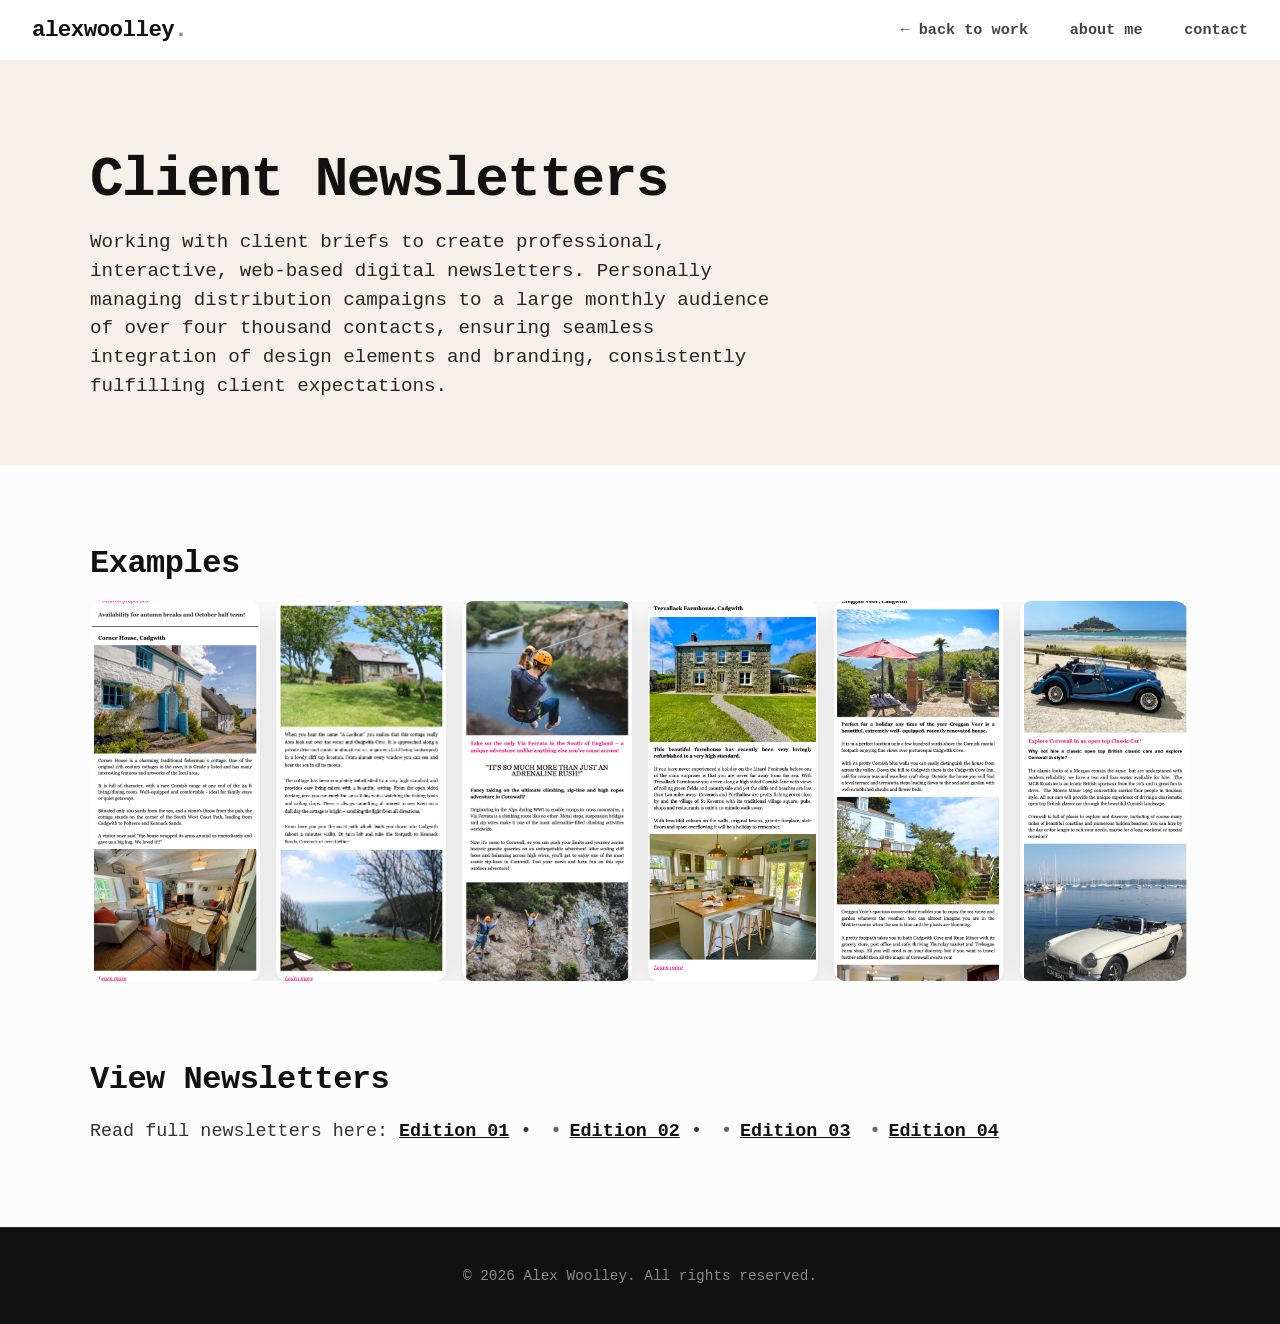
<file: client-newsletters.html>
<!DOCTYPE html>
<html lang="en">
<head>
  <meta charset="UTF-8" />
  <meta name="viewport" content="width=device-width, initial-scale=1.0" />
  <title>Client Newsletters - Alex Woolley</title>
  <link rel="stylesheet" href="style.css" />
  <link rel="stylesheet" href="https://fonts.googleapis.com/css2?family=Playfair+Display:ital@1&display=swap">
</head>
<body class="case-study-page">

  <!-- Navigation Header -->
  <header class="navbar">
    <div class="nav-container">
      <a href="index.html" class="logo">alexwoolley<span>.</span></a>
      <nav class="desktop-nav">
        <a href="index.html#work">&larr; back to work</a>
        <a href="index.html#about">about me</a>
        <a href="index.html#contact">contact</a>
      </nav>
    </div>
  </header>

  <main class="case-study-main">

    <!-- Hero Section -->
    <section class="cs-hero theme-cream">
      <div class="cs-hero-container">
        <h1>Client Newsletters</h1>
        <p class="cs-subtitle">
          Working with client briefs to create professional, interactive, web-based digital newsletters. Personally managing distribution campaigns to a large monthly audience of over four thousand contacts, ensuring seamless integration of design elements and branding, consistently fulfilling client expectations.
        </p>
      </div>
    </section>

    <!-- Main Content Body -->
    <section class="cs-body">
      <div class="cs-container">

        <!-- Examples Section (6 Vertical Images) -->
        <div class="newsletter-section">
          <h2 class="section-title">Examples</h2>
          
          <div class="cs-media newsletters-grid">
            <div class="slide active">
              <img src="/newsletters/1.png" alt="Client Newsletter Example 1" data-caption="Newsletter Snippet 1" />
            </div>
            <div class="slide active">
              <img src="/newsletters/2.png" alt="Client Newsletter Example 2" data-caption="Newsletter Snippet 2" />
            </div>
            <div class="slide active">
              <img src="/newsletters/3.png" alt="Client Newsletter Example 3" data-caption="Newsletter Snippet 3" />
            </div>
            <div class="slide active">
              <img src="/newsletters/4.png" alt="Client Newsletter Example 4" data-caption="Newsletter Snippet 4" />
            </div>
            <div class="slide active">
              <img src="/newsletters/5.png" alt="Client Newsletter Example 5" data-caption="Newsletter Snippet 5" />
            </div>
            <div class="slide active">
              <img src="/newsletters/6.png" alt="Client Newsletter Example 6" data-caption="Newsletter Snippet 6" />
            </div>
          </div>
        </div>

        <!-- View Newsletters Section (Single Line Hyperlinks) -->
        <div class="newsletter-section">
          <h2 class="section-title">View Newsletters</h2>
          <p class="newsletter-inline-links">
            Read full newsletters here: 
            <a href="https://cadg-zcmp.campaign-view.eu/ua/viewinbrowser?od=3z2c7363ab9c8720ab98e21033d8d259eb&rd=1e97113efaf666a&sd=1e97113efaf6363&n=11699e4c24f5fb7&mrd=1e97113efaf6351&m=1" target="_blank" rel="noopener noreferrer">Edition 01</a> &bull; 
            <a href="https://cadg-zcmp.campaign-view.eu/ua/viewinbrowser?od=3z2c7363ab9c8720ab98e21033d8d259eb&rd=1e97113efa72522&sd=1e97113efa72219&n=11699e4bf78c014&mrd=1e97113efa72207&m=1" target="_blank" rel="noopener noreferrer">Edition 02</a> &bull; 
            <a href="https://cadg-zcmp.campaign-view.eu/ua/SharedView?od=3z2c7363ab9c8720ab98e21033d8d259eb&cno=11a2b0b1d2db87d&cd=1e97113ef6fc87d&m=0" target="_blank" rel="noopener noreferrer">Edition 03</a>
            <a href="https://cadg-zcmp.campaign-view.eu/ua/viewinbrowser?od=3z2c7363ab9c8720ab98e21033d8d259eb&rd=1e97113ef97f291&sd=1e97113ef97ef7f&n=11699e4be6c87ce&mrd=1e97113ef97ef6d&m=1" target="_blank" rel="noopener noreferrer">Edition 04</a>
          </p>
        </div>

      </div>
    </section>

  </main>

  <!-- Footer -->
  <footer class="site-footer">
    <div class="footer-container">
      <p>&copy; 2026 Alex Woolley. All rights reserved.</p>
    </div>
  </footer>

  <!-- Fullscreen Modal -->
  <div id="image-modal" class="modal">
    <span class="modal-close">&times;</span>
    <button class="modal-arrow prev" aria-label="Previous">&larr;</button>
    <button class="modal-arrow next" aria-label="Next">&rarr;</button>
    <div class="modal-wrapper">
      <div id="modal-media-container"></div>
      <p id="modal-caption"></p>
    </div>
  </div>

  <script src="script.js"></script>
</body>
</html>
</file>
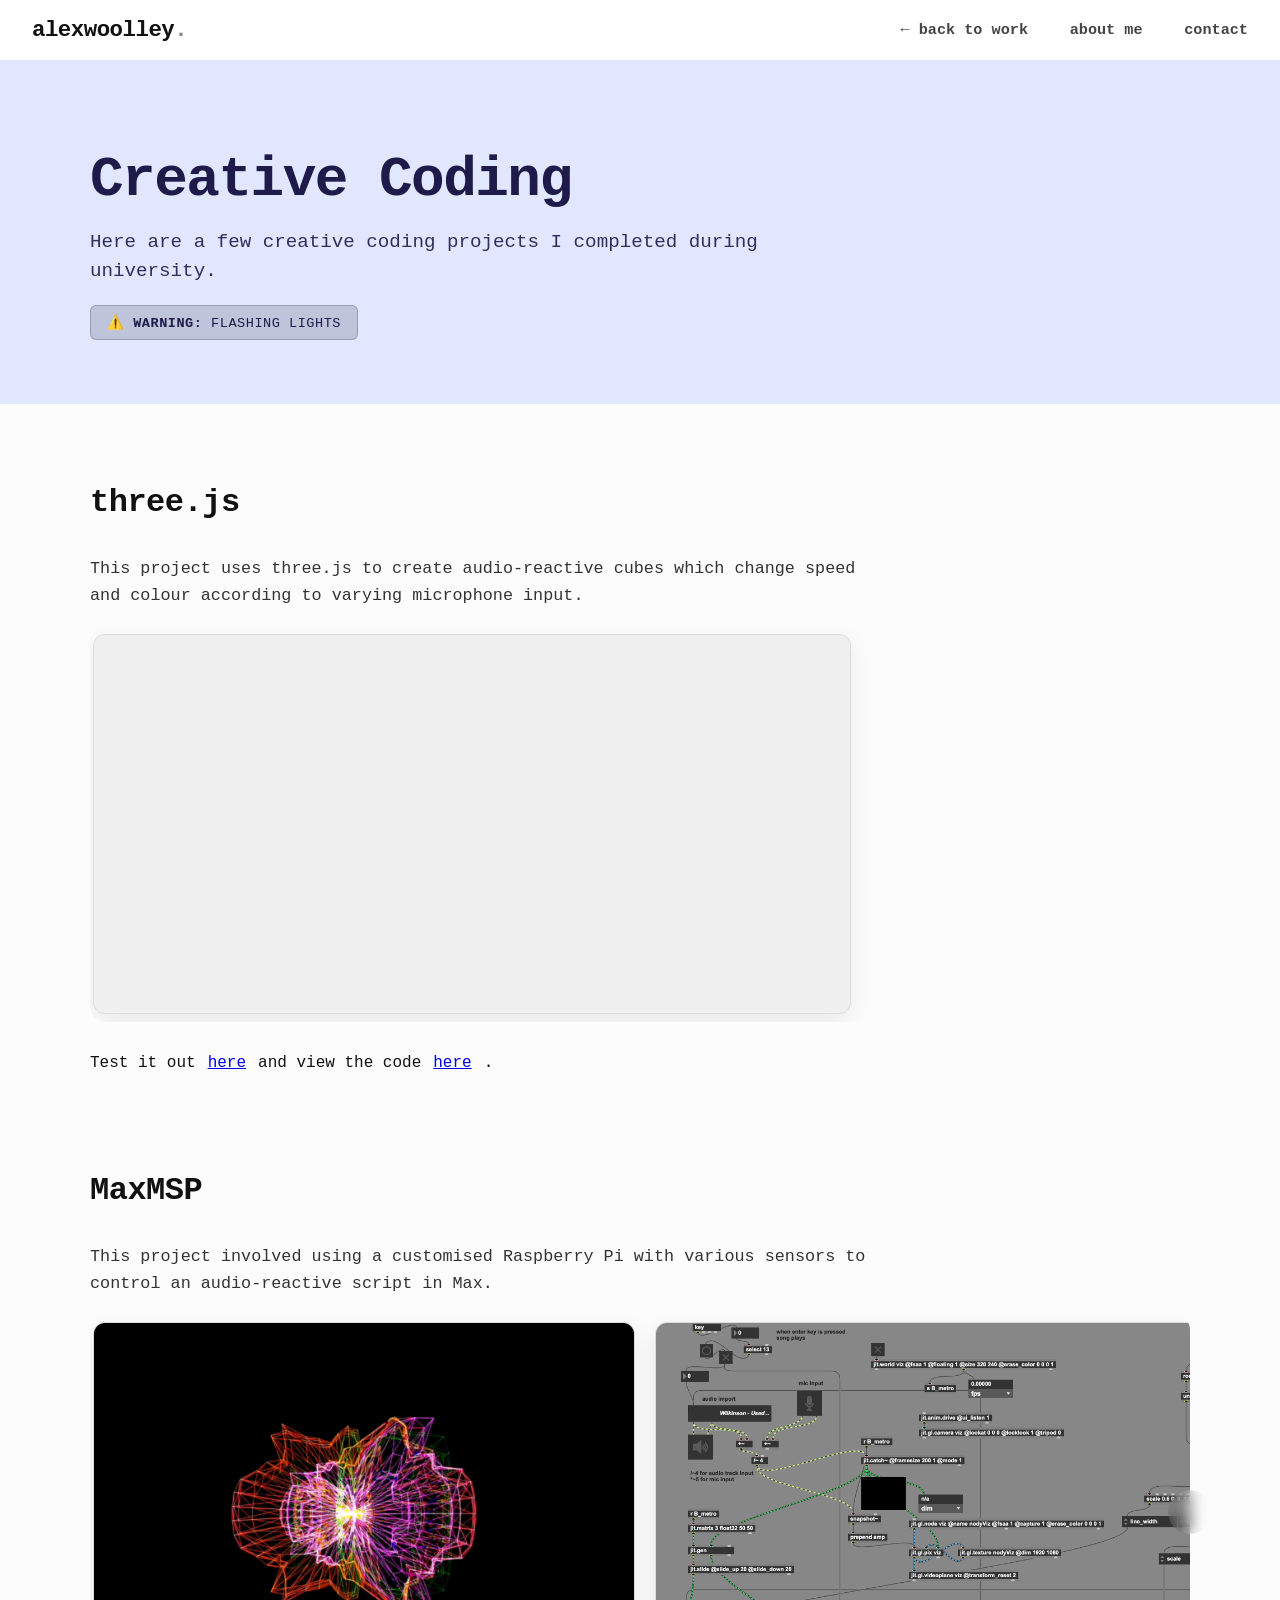
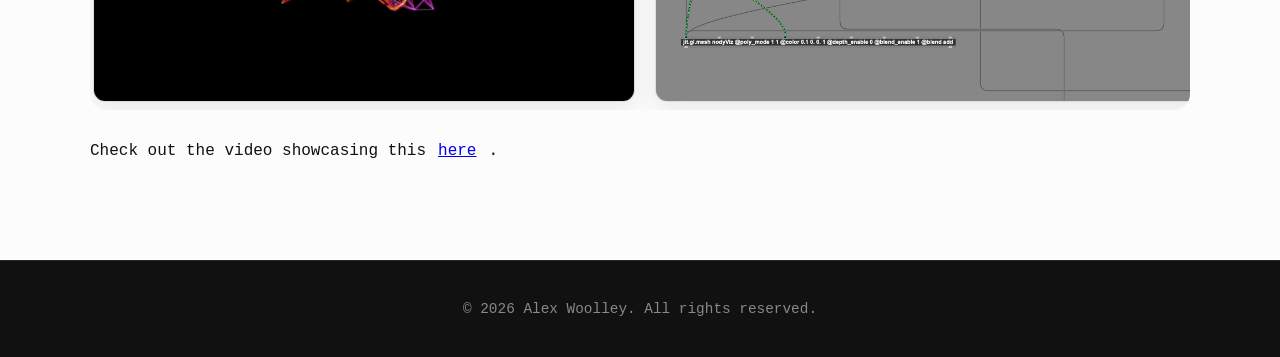
<file: creative-coding.html>
<!DOCTYPE html>
<html lang="en">
<head>
  <meta charset="UTF-8" />
  <meta name="viewport" content="width=device-width, initial-scale=1.0" />
  <title>Creative Coding - Alex Woolley</title>
  <link rel="stylesheet" href="style.css" />
  <link rel="stylesheet" href="https://fonts.googleapis.com/css2?family=Playfair+Display:ital@1&display=swap">
</head>
<body class="case-study-page">

  <!-- Header -->
  <header class="navbar">
    <div class="nav-container">
      <a href="index.html" class="logo">alexwoolley<span>.</span></a>
      <nav class="desktop-nav">
        <a href="index.html#work">&larr; back to work</a>
        <a href="index.html#about">about me</a>
        <a href="index.html#contact">contact</a>
      </nav>
    </div>
  </header>

  <main class="case-study-main">

    <!-- Hero Header -->
    <section class="cs-hero theme-indigo">
      <div class="cs-hero-container">
        <h1>Creative Coding</h1>
        <p class="cs-subtitle">
          Here are a few creative coding projects I completed during university.
        </p>
        <div class="warning-banner">
          ⚠️ <strong>WARNING:</strong> FLASHING LIGHTS
        </div>
      </div>
    </section>

    <!-- Main Content Body -->
    <section class="cs-body">
      <div class="cs-container">

        <!-- Section 1: three.js -->
        <div class="coding-project-block">
          <h2 class="section-title">three.js</h2>
          <p class="project-desc">
            This project uses three.js to create audio-reactive cubes which change speed and colour according to varying microphone input.
          </p>

          <div class="cs-media branding-grid">
            <div class="slide active">
              <video src="/creative-coding/1.mp4" autoplay loop muted playsinline data-caption="Audio-reactive three.js visualisation canvas."></video>
            </div>
          </div>

          <p class="project-links">
            Test it out <a href="https://8d7mc9.csb.app" target="_blank" rel="noopener noreferrer">here</a> and view the code <a href="https://codesandbox.io/p/sandbox/project-8d7mc9" target="_blank" rel="noopener noreferrer">here</a>.
          </p>
        </div>

        <!-- Section 2: MaxMSP -->
        <div class="coding-project-block">
          <h2 class="section-title">MaxMSP</h2>
          <p class="project-desc">
            This project involved using a customised Raspberry Pi with various sensors to control an audio-reactive script in Max.
          </p>

          <div class="cs-media branding-grid">
            <div class="slide active">
              <img src="/creative-coding/Screenshot 2025-03-27 at 18.38.38.png" alt="MaxMSP Output" data-caption="Screenshot from output of the MaxMSP project." />
            </div>
            <div class="slide active">
              <img src="/creative-coding/Screenshot 2025-03-28 at 21.34.51.png" alt="MaxMSP Patch Diagram" data-caption="MaxMSP dashboard showing signal routing patch and sensor logic." />
            </div>
            <div class="slide active">
              <video src="/creative-coding/2.mp4" autoplay loop muted playsinline data-caption="Audio-reactive output generated in MaxMSP."></video>
            </div>
          </div>

          <p class="project-links">
            Check out the video showcasing this <a href="https://youtu.be/PqPeCfyU9JU" target="_blank" rel="noopener noreferrer">here</a>.
          </p>
        </div>

      </div>
    </section>

  </main>

  <!-- Footer -->
  <footer class="site-footer">
    <div class="footer-container">
      <p>&copy; 2026 Alex Woolley. All rights reserved.</p>
    </div>
  </footer>

  <!-- Fullscreen Lightbox Modal -->
  <div id="image-modal" class="modal">
    <span class="modal-close">&times;</span>
    <button class="modal-arrow prev" aria-label="Previous">&larr;</button>
    <button class="modal-arrow next" aria-label="Next">&rarr;</button>
    <div class="modal-wrapper">
      <div id="modal-media-container"></div>
      <p id="modal-caption"></p>
    </div>
  </div>

  <script src="script.js"></script>
</body>
</html>
</file>
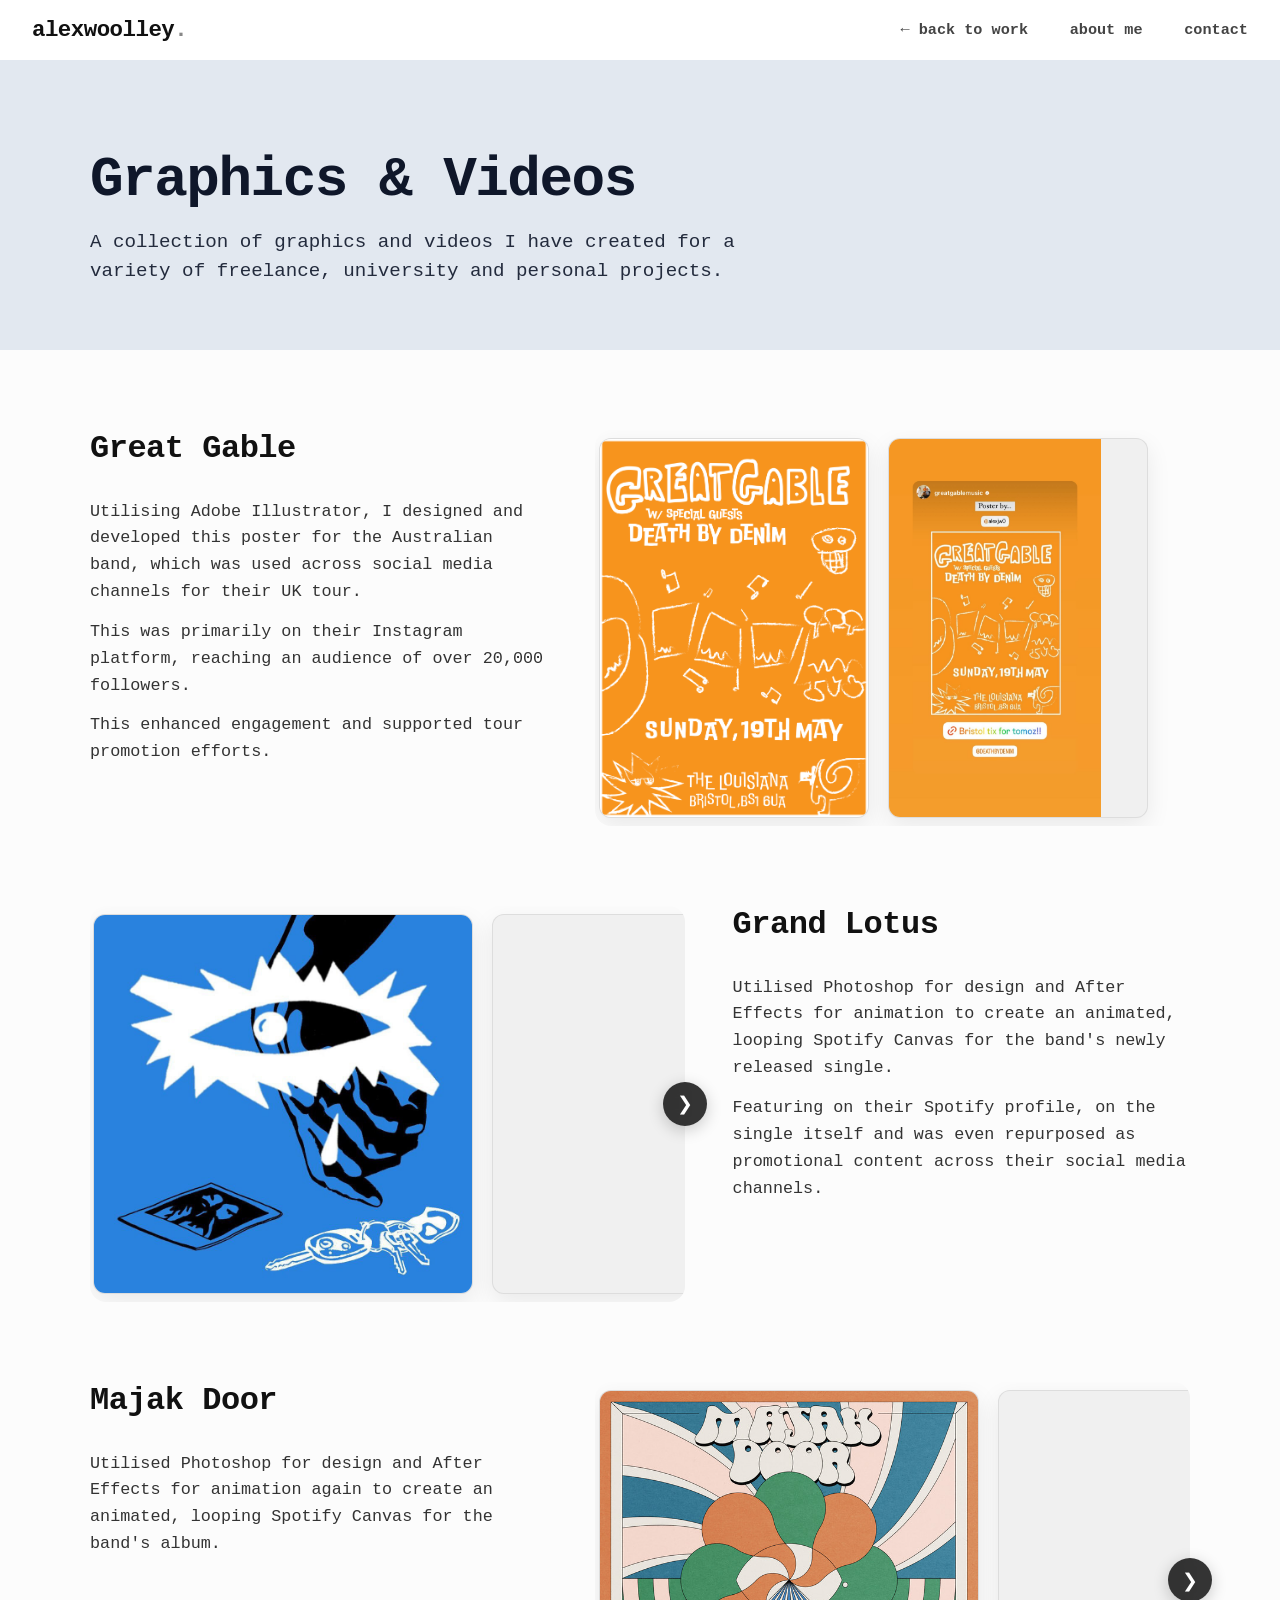
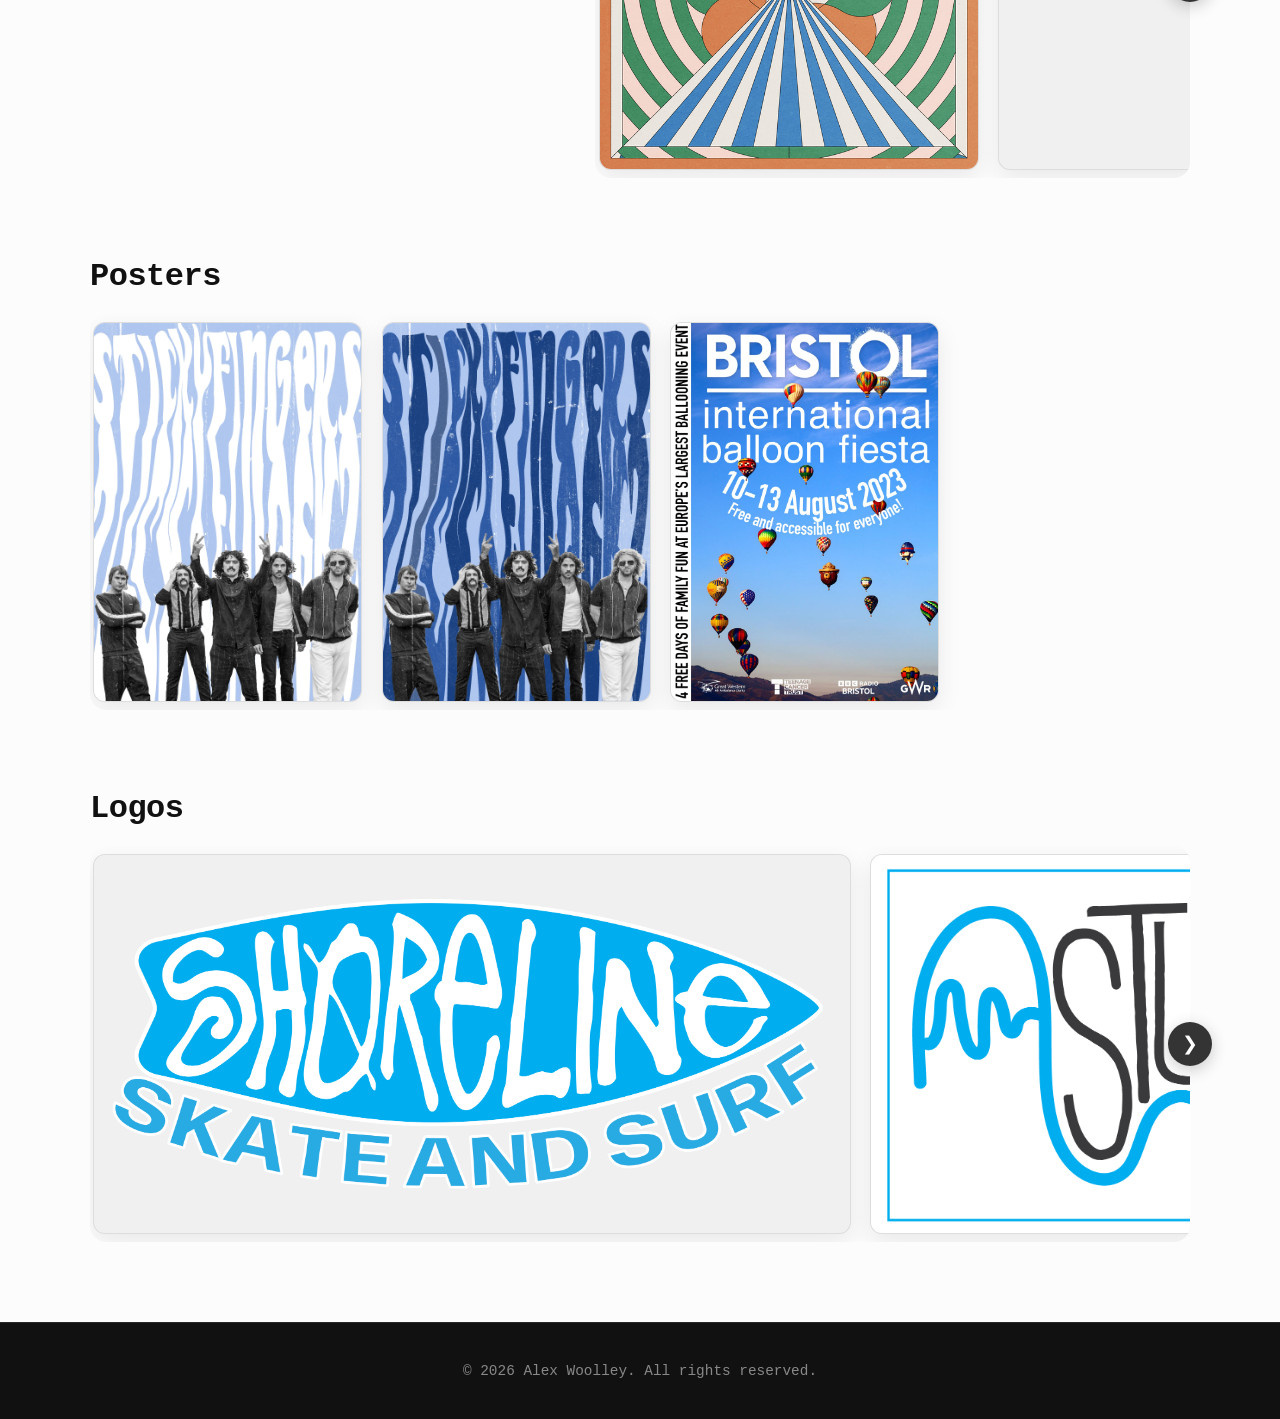
<file: graphics.html>
<!DOCTYPE html>
<html lang="en">
<head>
  <meta charset="UTF-8" />
  <meta name="viewport" content="width=device-width, initial-scale=1.0" />
  <title>Graphics & Videos - Alex Woolley</title>
  <link rel="stylesheet" href="style.css" />
  <link rel="stylesheet" href="https://fonts.googleapis.com/css2?family=Playfair+Display:ital@1&display=swap">
</head>
<body class="case-study-page">

  <!-- Header Navigation -->
  <header class="navbar">
    <div class="nav-container">
      <a href="index.html" class="logo">alexwoolley<span>.</span></a>
      <nav class="desktop-nav">
        <a href="index.html#work">&larr; back to work</a>
        <a href="index.html#about">about me</a>
        <a href="index.html#contact">contact</a>
      </nav>
    </div>
  </header>

  <main class="case-study-main">

    <!-- Hero Header -->
    <section class="cs-hero theme-softgrey">
      <div class="cs-hero-container">
        <h1>Graphics & Videos</h1>
        <p class="cs-subtitle">
          A collection of graphics and videos I have created for a variety of freelance, university and personal projects.
        </p>
      </div>
    </section>

    <!-- Main Content Body -->
    <section class="cs-body">
      <div class="cs-container">

        <!-- Section 1: Great Gable (Text Left, Media Right) -->
        <div class="split-project-block">
          <div class="project-text">
            <h2 class="section-title">Great Gable</h2>
            <p class="project-desc">
              Utilising Adobe Illustrator, I designed and developed this poster for the Australian band, which was used across social media channels for their UK tour.
            </p>
            <p class="project-desc">
              This was primarily on their Instagram platform, reaching an audience of over 20,000 followers.
            </p>
            <p class="project-desc">
              This enhanced engagement and supported tour promotion efforts.
            </p>
          </div>

          <div class="cs-media branding-grid">
            <div class="slide active">
              <img src="/Assets/postergg3.png" alt="Great Gable Poster" data-caption="Promotional print poster design." />
            </div>
            <div class="slide active">
              <img src="/graphics/912E0688-E3AF-4053-97A8-D1BEBD37FFFD.jpg" alt="Great Gable Instagram" data-caption="Great Gable Instagram utilising the poster" />
            </div>
          </div>
        </div>

        <!-- Section 2: Grand Lotus (Media Left, Text Right) -->
        <div class="split-project-block reverse">
          <div class="cs-media branding-grid">
            <div class="slide active">
              <img src="/graphics/344a0183-4c1a-4b07-a580-8d4d52dcda1f_rw_1200.jpg" alt="Original single artwork" data-caption="Original artwork for the single." />
            </div>
            <div class="slide active">
              <video src="/graphics/gl.mp4" autoplay loop muted playsinline data-caption="Animated video created in Photoshop & After Effects using the original single artwork"></video>
            </div>
            <div class="slide active">
              <video src="/graphics/RPReplay_Final1731698444.mp4" autoplay loop muted playsinline data-caption="Showcase of the Spotify Canvas on the band's Spotify"></video>
            </div>
          </div>

          <div class="project-text">
            <h2 class="section-title">Grand Lotus</h2>
            <p class="project-desc">
              Utilised Photoshop for design and After Effects for animation to create an animated, looping Spotify Canvas for the band's newly released single.
            </p>
            <p class="project-desc">
              Featuring on their Spotify profile, on the single itself and was even repurposed as promotional content across their social media channels.
            </p>
          </div>
        </div>

        <!-- Section 3: Majak Door -->
        <div class="split-project-block">
          <div class="project-text">
            <h2 class="section-title">Majak Door</h2>
            <p class="project-desc">
              Utilised Photoshop for design and After Effects for animation again to create an animated, looping Spotify Canvas for the band's album.
            </p>
          </div>

          <div class="cs-media branding-grid">
            <div class="slide active">
              <img src="/graphics/ab67616d0000b2736b48fcc3248be7d9c557ecbb.jpeg" alt="Original single artwork" data-caption="Original artwork for the single." />
            </div>
            <div class="slide active">
              <video src="/graphics/majak.mp4" autoplay loop muted playsinline data-caption="Showcase of the Spotify Canvas on the band's Spotify"></video>
            </div>
          </div>
        </div>

        <!-- Section 4: Posters -->
        <div class="newsletter-section">
          <h2 class="section-title">Posters</h2>
          <div class="cs-media branding-grid">
            <div class="slide active">
              <img src="/graphics/sticky poster 1.jpg" alt="Band Poster" data-caption="(1/2) A poster I created of my favourite band." />
            </div>
            <div class="slide active">
              <img src="/graphics/sticky poster 2.jpg" alt="Band Poster" data-caption="(2/2) A poster I created of my favourite band." />
            </div>
            <div class="slide active">
              <img src="/graphics/FINAL.jpg" alt="Bristol Balloon Fiesta Poster" data-caption="A poster I created for a university module, promoting the Bristol Balloon Fiesta." />
            </div>
          </div>
        </div>

        <!-- Section 5: Logos -->
        <div class="newsletter-section">
          <h2 class="section-title">Logos</h2>
          <div class="cs-media branding-grid">
            <div class="slide active">
              <img src="/website-branding/sqooshed/weblogo.png" alt="Logo" data-caption="A logo I created for my website & branding university project." />
            </div>
            <div class="slide active">
              <img src="/graphics/logo2.png" alt="Logo" data-caption="Another logo I created" />
            </div>
            <div class="slide active">
              <video src="/graphics/logoanimation.mp4" autoplay loop muted playsinline data-caption="Animated version of this logo"></video>
            </div>
          </div>
        </div>

      </div>
    </section>

  </main>

  <!-- Footer -->
  <footer class="site-footer">
    <div class="footer-container">
      <p>&copy; 2026 Alex Woolley. All rights reserved.</p>
    </div>
  </footer>

  <!-- Fullscreen Lightbox Modal -->
  <div id="image-modal" class="modal">
    <span class="modal-close">&times;</span>
    <button class="modal-arrow prev" aria-label="Previous">&larr;</button>
    <button class="modal-arrow next" aria-label="Next">&rarr;</button>
    <div class="modal-wrapper">
      <div id="modal-media-container"></div>
      <p id="modal-caption"></p>
    </div>
  </div>

  <script src="script.js"></script>
</html>
</body>
</file>
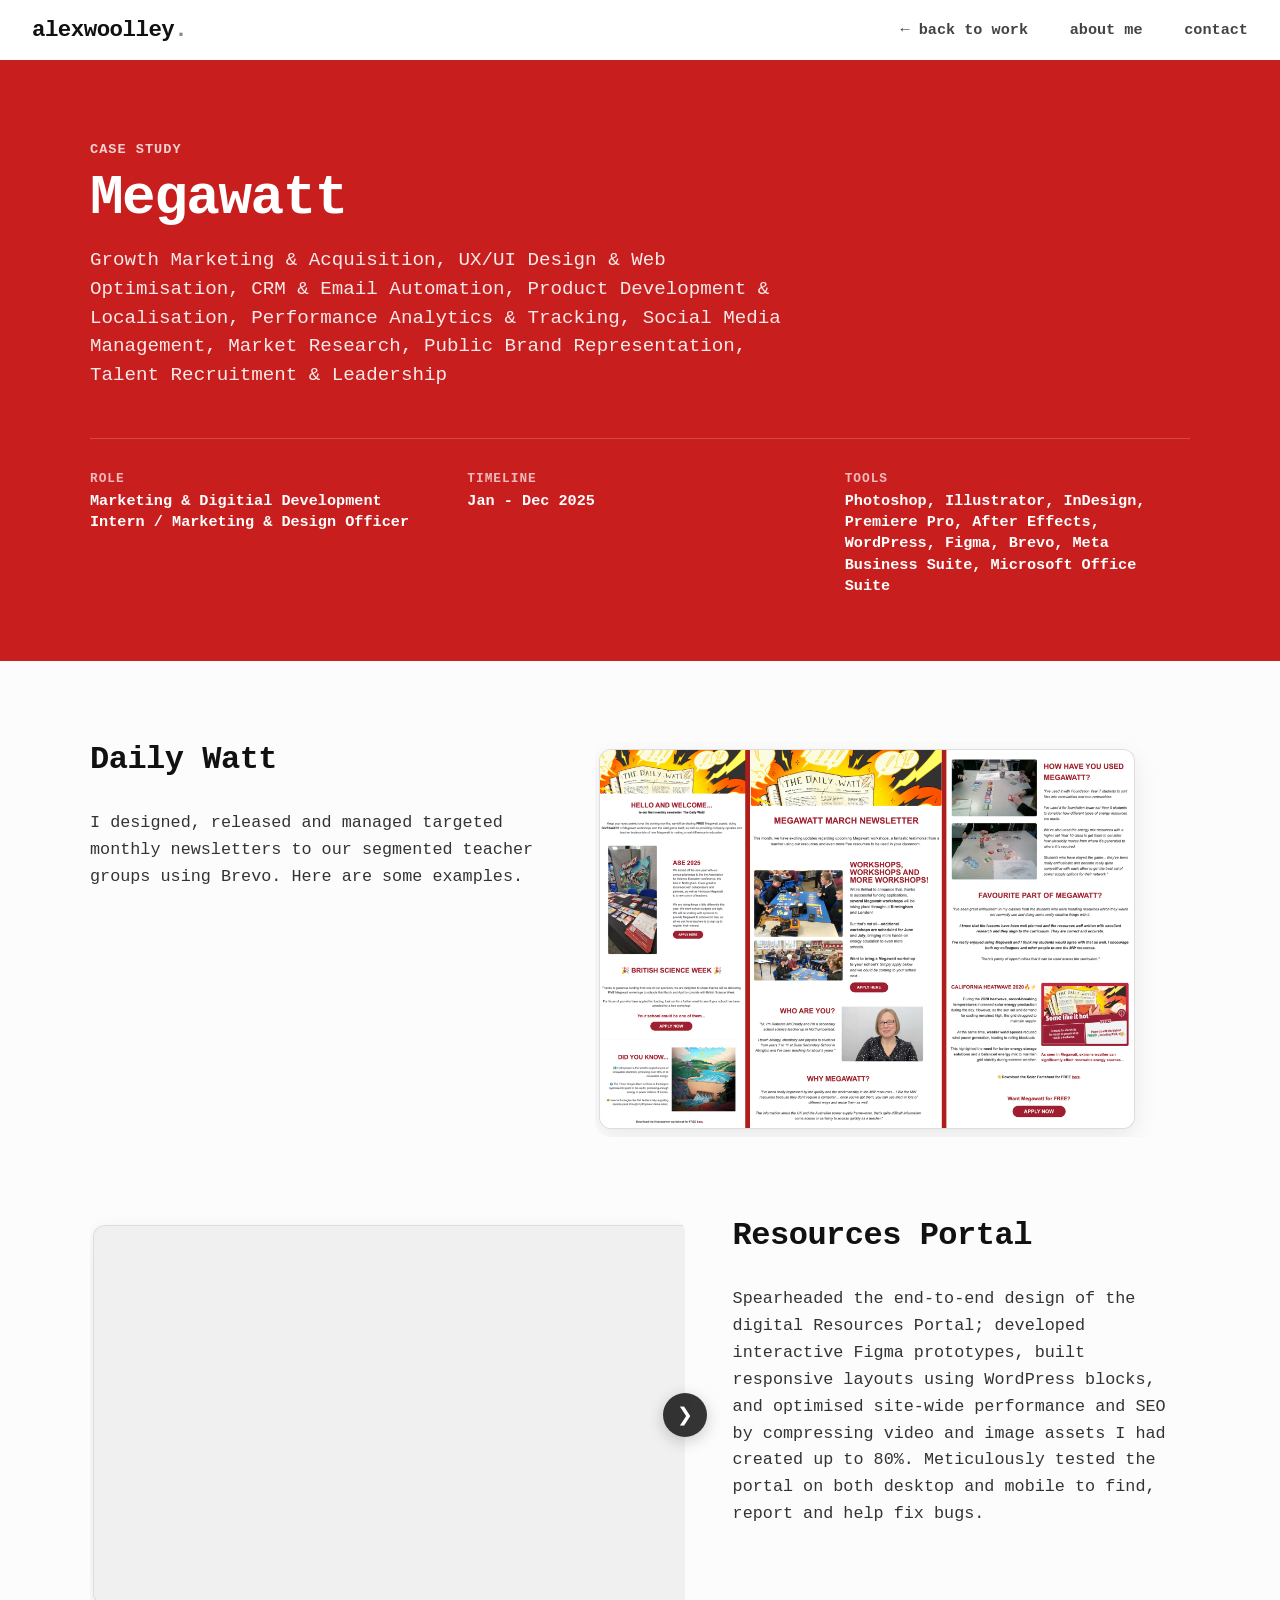
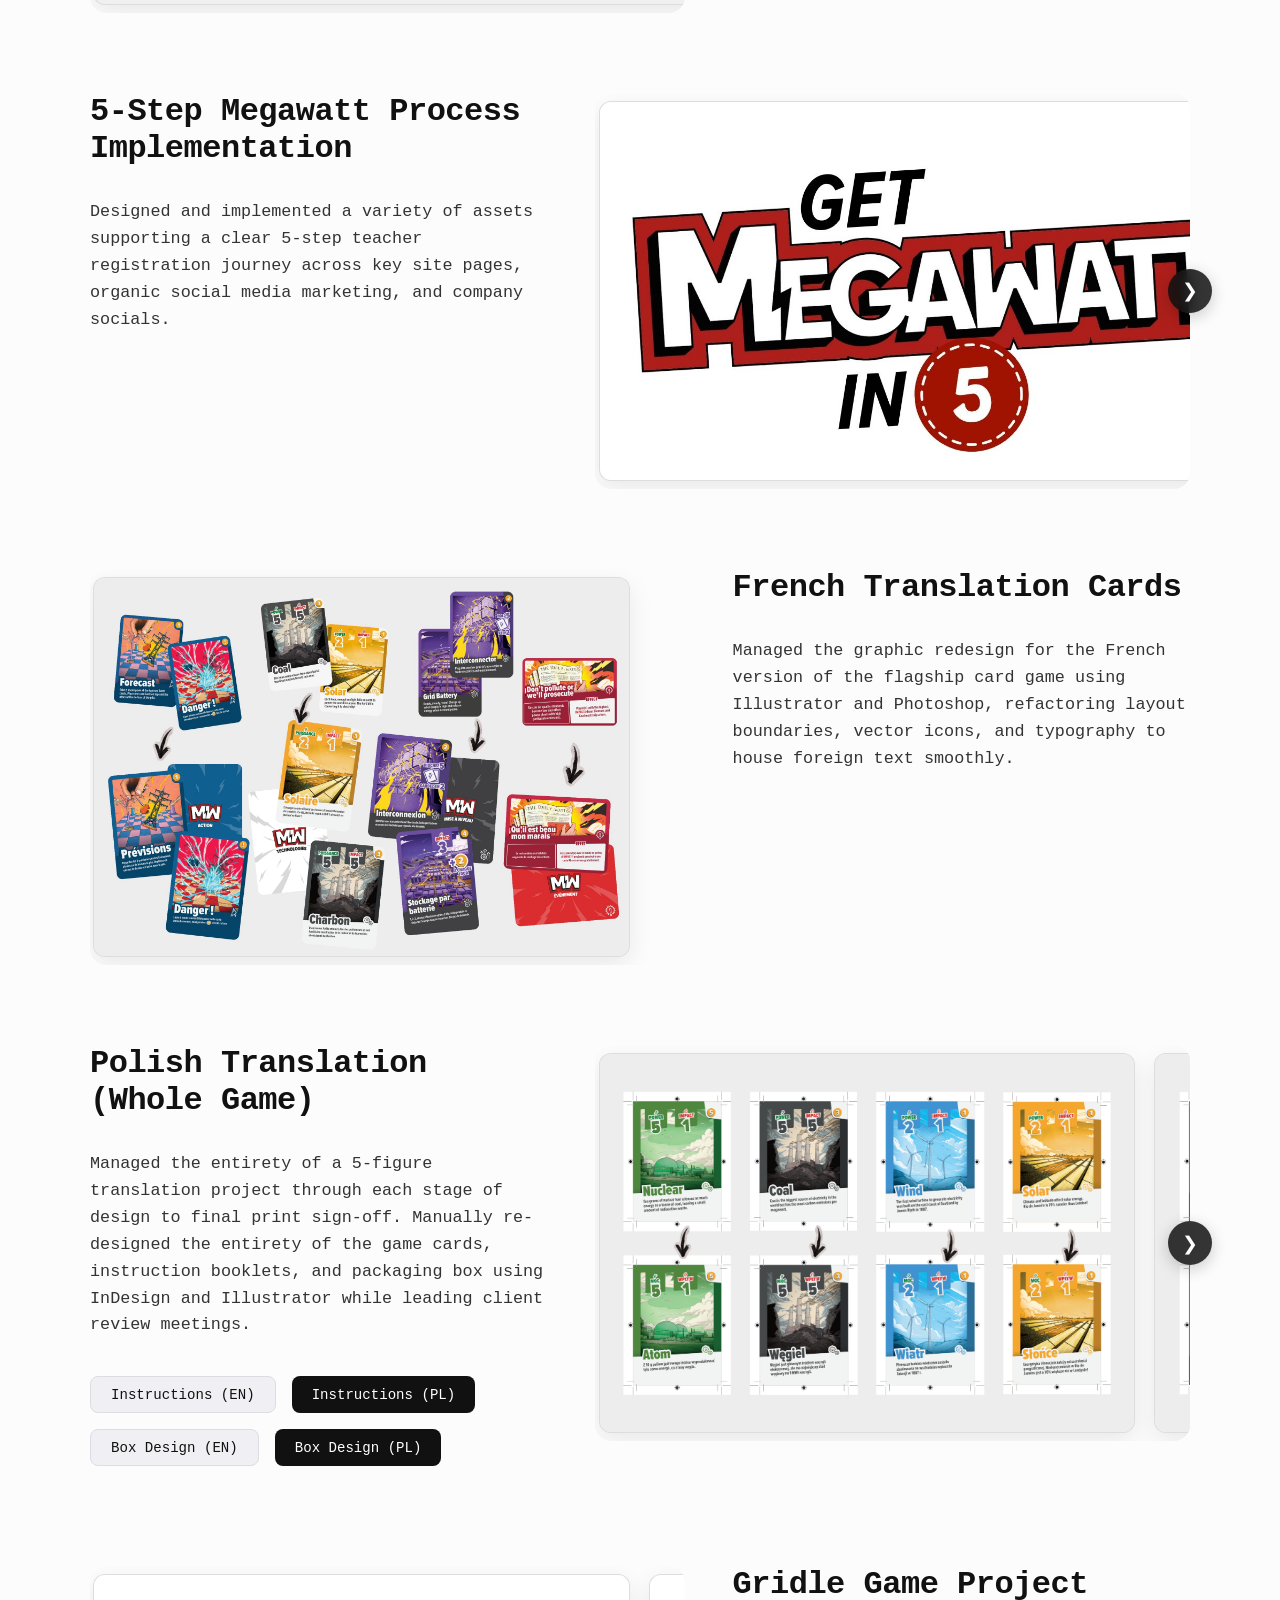
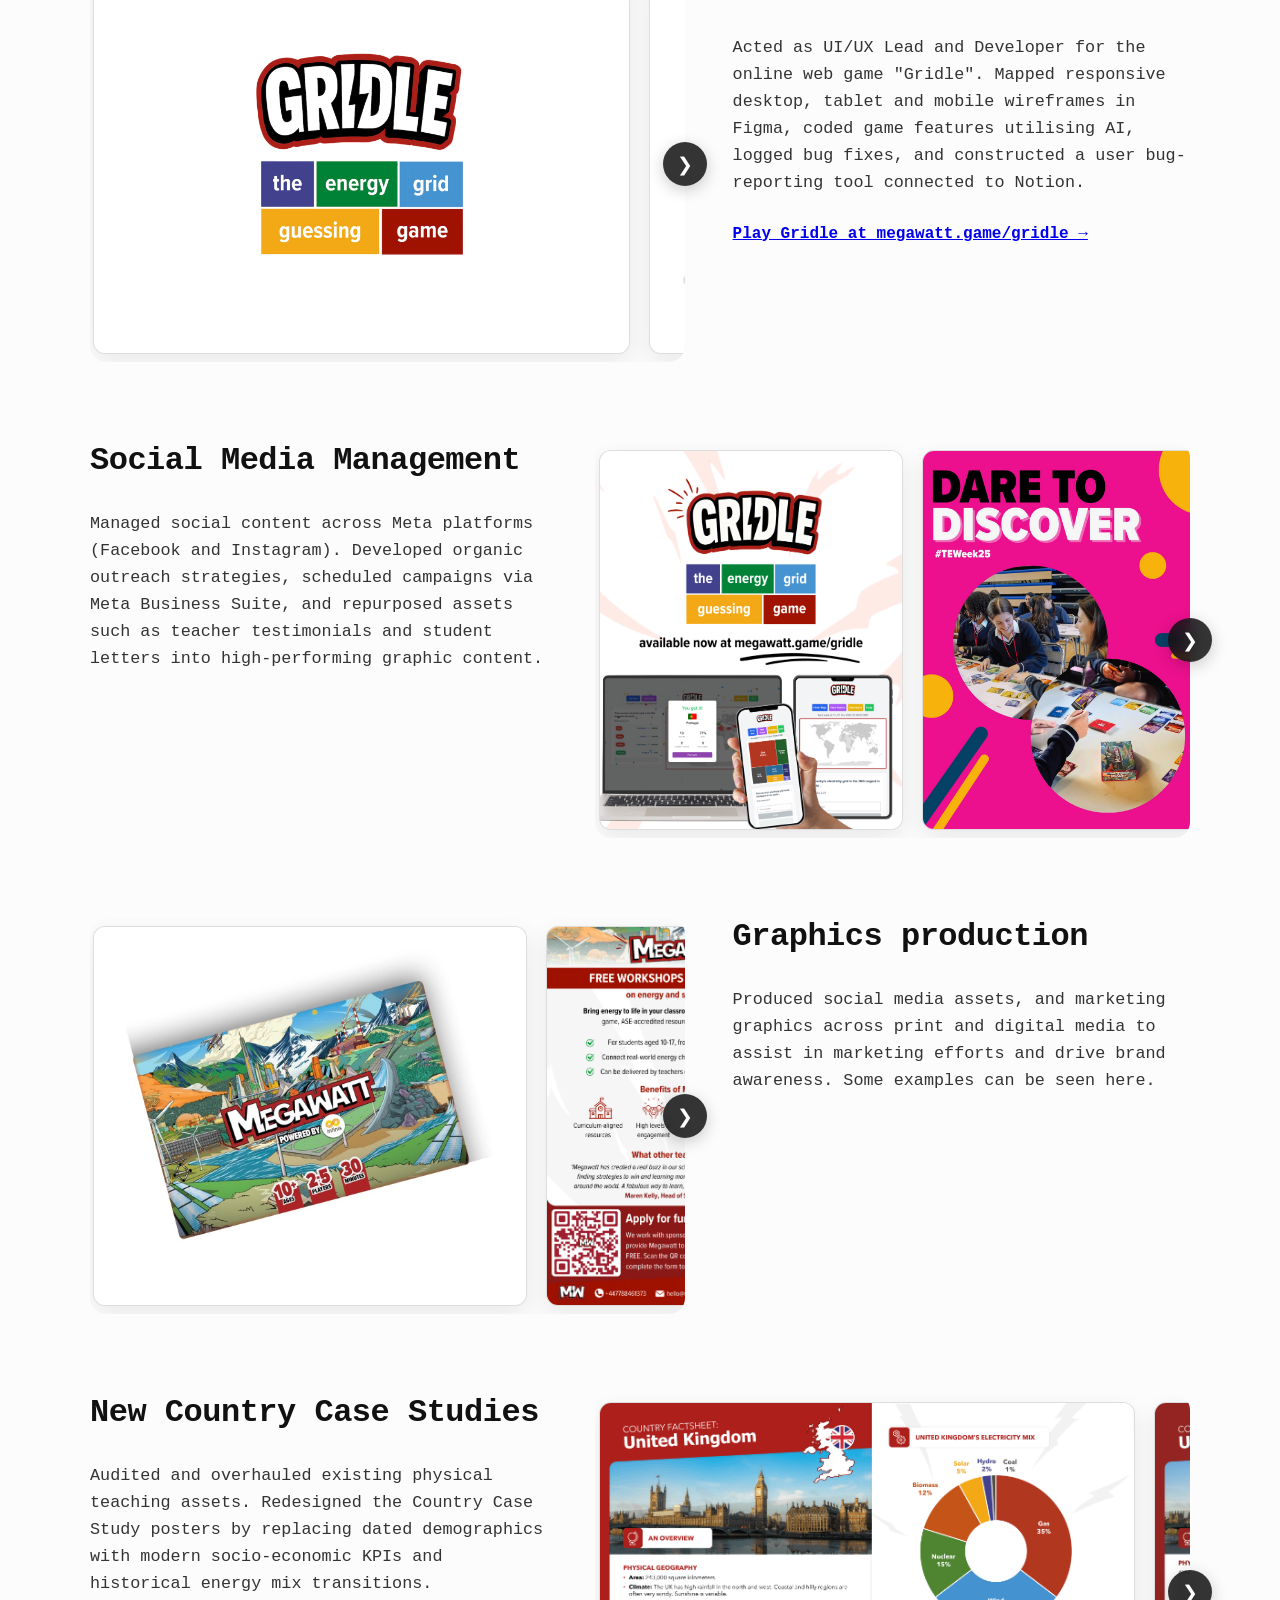
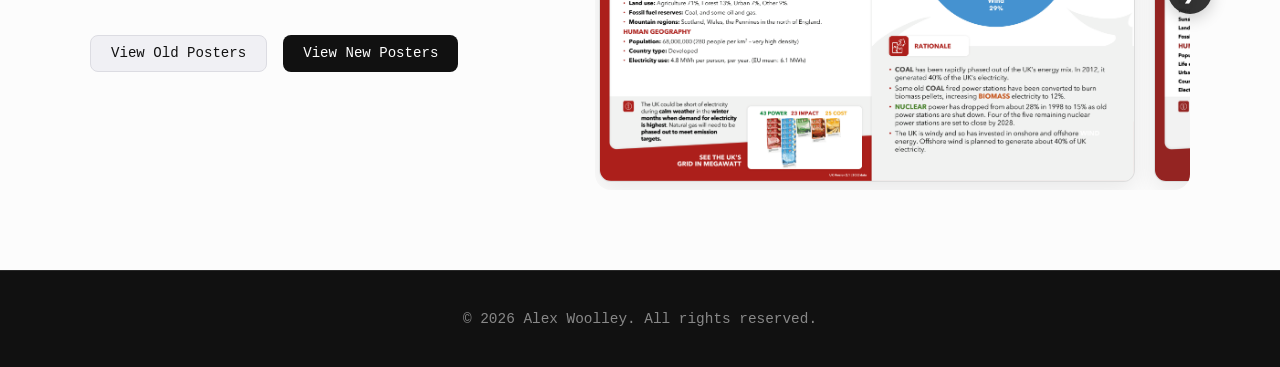
<file: megawatt.html>
<!DOCTYPE html>
<html lang="en">
<head>
  <meta charset="UTF-8" />
  <meta name="viewport" content="width=device-width, initial-scale=1.0" />
  <title>Megawatt - Alex Woolley</title>
  <link rel="stylesheet" href="style.css" />
  <link rel="stylesheet" href="https://fonts.googleapis.com/css2?family=Playfair+Display:ital@1&display=swap">
</head>
<body class="case-study-page">

  <!-- Header -->
  <header class="navbar">
    <div class="nav-container">
      <a href="index.html" class="logo">alexwoolley<span>.</span></a>
      <nav class="desktop-nav">
        <a href="index.html#work">&larr; back to work</a>
        <a href="index.html#about">about me</a>
        <a href="index.html#contact">contact</a>
      </nav>
    </div>
  </header>

  <main class="case-study-main">

    <!-- Hero Header -->
    <section class="cs-hero theme-red">
      <div class="cs-hero-container">
        <span class="cs-tag">CASE STUDY</span>
        <h1>Megawatt</h1>
        <p class="cs-subtitle">Growth Marketing & Acquisition, UX/UI Design & Web Optimisation, CRM & Email Automation, Product Development & Localisation, Performance Analytics & Tracking, Social Media Management, Market Research, Public Brand Representation, Talent Recruitment & Leadership</p>
        
        <!-- Metadata Grid -->
        <div class="cs-meta-grid">
          <div class="meta-item">
            <span class="meta-label">Role</span>
            <span class="meta-value">Marketing & Digitial Development Intern / Marketing & Design Officer</span>
          </div>
          <div class="meta-item">
            <span class="meta-label">Timeline</span>
            <span class="meta-value">Jan - Dec 2025</span>
          </div>
          <div class="meta-item">
            <span class="meta-label">Tools</span>
            <span class="meta-value">Photoshop, Illustrator, InDesign, Premiere Pro, After Effects, WordPress, Figma, Brevo, Meta Business Suite, Microsoft Office Suite</span>
          </div>
        </div>
      </div>
    </section>

    <!-- Case Study Content Grid -->
    <section class="cs-body">
      <div class="cs-container">

        <!-- 01. Daily Watt -->
        <div class="split-project-block">
          <div class="project-text">
            <h2 class="section-title">Daily Watt</h2>
            <p class="project-desc">
              I designed, released and managed targeted monthly newsletters to our segmented teacher groups using Brevo. Here are some examples.
            </p>
          </div>

          <div class="cs-media branding-grid">
            <div class="slide active">
              <img src="/MW /mw newsletters.png" alt="Daily Watt Email Campaign" data-caption="Targeted monthly newsletters designed for segmented teacher groups in Brevo." />
            </div>
          </div>
        </div>

        <!-- 02. Resources Portal (Reverse) -->
        <div class="split-project-block reverse">
          <div class="cs-media branding-grid">
             <div class="slide active">
              <video src="/MW /hub.mp4" autoplay loop muted playsinline data-caption="Video demo showcasing the fully functional Resources Portal in Wordpress."></video>
            </div>
            <div class="slide active">
              <img src="/MW /Screenshot 2025-03-28 at 17.18.42.png" alt="Resources Portal Design Figma" data-caption="Digital Resources Portal interface design phases utilising Figma." />
            </div>
          </div>

          <div class="project-text">
            <h2 class="section-title">Resources Portal</h2>
            <p class="project-desc">
              Spearheaded the end-to-end design of the digital Resources Portal; developed interactive Figma prototypes, built responsive layouts using WordPress blocks, and optimised site-wide performance and SEO by compressing video and image assets I had created up to 80%. Meticulously tested the portal on both desktop and mobile to find, report and help fix bugs.
            </p>
          </div>
        </div>

        <!-- 03. Web Page Redesigns -->
        <div class="split-project-block">
          <div class="project-text">
            <h2 class="section-title">5-Step Megawatt Process Implementation</h2>
            <p class="project-desc">
              Designed and implemented a variety of assets supporting a clear 5-step teacher registration journey across key site pages, organic social media marketing, and company socials.
            </p>
          </div>

          <div class="cs-media branding-grid">
            <div class="slide active">
              <img src="/MW /Signup Process Thumbnail.jpg" alt="5-step process" data-caption="Thumbnail created for the Facebook Marketing video." />
            </div>
            <div class="slide active">
              <img src="/MW /5-step process.png" alt="5-step process" data-caption="A clear 5-step process section on the website, with supporting graphics showcasing the beginning - end of what teacher should expect from Megawatt." />
            </div>
            <div class="slide active">
              <video src="/MW /SignUp_Process_captioned.mp4" autoplay loop muted playsinline data-caption="A highly graphic and animated video I created which was used in my Facebook Marketing efforts. Alongside highly tailored group posts, this video was incredibly successful at securing teacher signups."></video>
            </div>
            <div class="slide active">
              <img src="/MW /social media/1 2.png" alt="5-step process" data-caption="(p1) A clear graphic carousel utilised on the company social media (Facebook, Instagram) showcasing the 5-step process for teachers." />
            </div>
            <div class="slide active">
              <img src="/MW /social media/2 2.png" alt="5-step process" data-caption="(p2) A clear graphic carousel utilised on the company social media (Facebook, Instagram) showcasing the 5-step process for teachers." />
            </div>
            <div class="slide active">
              <img src="/MW /social media/3 2.jpg" alt="5-step process" data-caption="(p3) A clear graphic carousel utilised on the company social media (Facebook, Instagram) showcasing the 5-step process for teachers." />
            </div>
            <div class="slide active">
              <img src="/MW /social media/4 2.png" alt="5-step process" data-caption="(p4) A clear graphic carousel utilised on the company social media (Facebook, Instagram) showcasing the 5-step process for teachers." />
            </div>
            <div class="slide active">
              <img src="/MW /social media/5 2.jpg" alt="5-step process" data-caption="(p5) A clear graphic carousel utilised on the company social media (Facebook, Instagram) showcasing the 5-step process for teachers." />
            </div>
            <div class="slide active">
              <img src="/MW /social media/6 2.jpg" alt="5-step process" data-caption="(p6) A clear graphic carousel utilised on the company social media (Facebook, Instagram) showcasing the 5-step process for teachers." />
            </div>
          </div>
        </div>

        <!-- 04. French Translation Cards (Reverse) -->
        <div class="split-project-block reverse">
          <div class="cs-media branding-grid">
            <div class="slide active">
              <img src="/MW /french.jpg" alt="French Card Translation" data-caption="French translation game card redesigns." />
            </div>
          </div>

          <div class="project-text">
            <h2 class="section-title">French Translation Cards</h2>
            <p class="project-desc">
              Managed the graphic redesign for the French version of the flagship card game using Illustrator and Photoshop, refactoring layout boundaries, vector icons, and typography to house foreign text smoothly.
            </p>
          </div>
        </div>

      <!-- 05. Polish Translation Whole Game -->
<div class="split-project-block">
  <div class="project-text">
    <h2 class="section-title">Polish Translation (Whole Game)</h2>
    <p class="project-desc">
      Managed the entirety of a 5-figure translation project through each stage of design to final print sign-off. Manually re-designed the entirety of the game cards, instruction booklets, and packaging box using InDesign and Illustrator while leading client review meetings.
    </p>

    <!-- PDF Link Buttons Styled Like Section 09 -->
    <div class="project-links" style="margin-top: 1.5rem; display: flex; gap: 1rem; flex-wrap: wrap;">
      <a href="/MW /mw polish - box/MW-02-07 Instructions.pdf" target="_blank" rel="noopener noreferrer" class="cs-btn secondary">
        Instructions (EN)
      </a>
      <a href="/MW /mw polish - box/MW-02-07-PL Instructions.pdf" target="_blank" rel="noopener noreferrer" class="cs-btn">
        Instructions (PL)
      </a>
      <a href="/MW /mw polish - box/MW-02-06 Box Design_compressed.pdf" target="_blank" rel="noopener noreferrer" class="cs-btn secondary">
        Box Design (EN)
      </a>
      <a href="/MW /mw polish - box/MW-02-07-PL Box Design_compressed.pdf" target="_blank" rel="noopener noreferrer" class="cs-btn">
        Box Design (PL)
      </a>
    </div>
  </div>

  <div class="cs-media branding-grid">
    <div class="slide active">
      <img src="/MW /mw polish - box/Polish tech.jpg" alt="Polish Game Technology Cards" data-caption="English -> Polish MW Technology Cards" />
    </div>
    <div class="slide">
      <img src="/MW /mw polish - box/Polish upgrades.jpg" alt="Polish Game Upgrade Cards" data-caption="English -> Polish MW Upgrade Cards" />
    </div>
    <div class="slide">
      <img src="/MW /mw polish - box/Polish action.jpg" alt="Polish Game Action Cards" data-caption="English -> Polish MW Action Cards" />
    </div>
    <div class="slide">
      <img src="/MW /mw polish - box/Polish event.jpg" alt="Polish Game Event Cards" data-caption="English -> Polish MW Event Cards" />
    </div>
    <div class="slide">
      <img src="/MW /mw polish - box/Polish instructions.jpg" alt="Polish Game Instructions" data-caption="English -> Polish MW Instructions" />
    </div>
    <div class="slide">
      <img src="/MW /mw polish - box/box.jpg" alt="Polish Game Box" data-caption="English -> Polish MW Game Box" />
    </div>
    <div class="slide">
      <img src="/MW /1785665358445.jpeg" alt="Polish Nuclear Society LinkedIn Promotion" data-caption="Polish Nuclear Society LinkedIn promotion showcasing physical game & box" />
    </div>
    <div class="slide">
      <img src="/MW /1785665358294.jpeg" alt="Polish Nuclear Society LinkedIn Promotion" data-caption="Polish Nuclear Society LinkedIn promotion showcasing physical game & box" />
    </div>
  </div>
</div>

       <!-- 06. Gridle Projects (Reverse) -->
        <div class="split-project-block reverse">
          <div class="cs-media branding-grid">
            <div class="slide active">
              <img src="/MW /gridle/17.png" alt="Gridle Web Game Project" data-caption="Gridle Logo." />
            </div>
            <div class="slide active">
              <img src="/MW /gridle/18.png" alt="Gridle Web Game Project" data-caption="Gridle Graphic Banner." />
            </div>
             <div class="slide active">
              <img src="/MW /gridle/Gridle Figma Redesigns.png" alt="Gridle Figma" data-caption="Gridle Figma document with original layout and redesigns for all screen sizes" />
            </div>
             <div class="slide active">
              <img src="/MW /gridle/1.jpg" alt="Gridle Web Game Project" data-caption="The aim of Gridle is to guess the country based on it's real electricity grid mix." />
            </div>
            <div class="slide active">
              <img src="/MW /gridle/2.jpg" alt="Gridle Web Game Project" data-caption="You'll get five guesses, after each guess you'll be given the distance from the correct country and an arrow pointing to it." />
            </div>
            <div class="slide active">
              <img src="/MW /gridle/3.jpg" alt="Gridle Web Game Project" data-caption="See the percentage of each energy production method in the country's mix, and the five year change." />
            </div>
            <div class="slide active">
              <img src="/MW /gridle/5.jpg" alt="Gridle Web Game Project" data-caption="Gridle even tracks your stats! View games played, win percentage, current and max win streaks." />
            </div>
          </div>

          <div class="project-text">
            <h2 class="section-title">Gridle Game Project</h2>
            <p class="project-desc">
              Acted as UI/UX Lead and Developer for the online web game "Gridle". Mapped responsive desktop, tablet and mobile wireframes in Figma, coded game features utilising AI, logged bug fixes, and constructed a user bug-reporting tool connected to Notion.
            </p>
            <a href="https://megawatt.game/gridle" target="_blank" class="project-link" style="display: inline-block; margin-top: 15px; font-weight: 600; text-decoration: underline;">Play Gridle at megawatt.game/gridle &rarr;</a>
          </div>
        </div>

        <!-- 07. Social Media Management -->
        <div class="split-project-block">
          <div class="project-text">
            <h2 class="section-title">Social Media Management</h2>
            <p class="project-desc">
              Managed social content across Meta platforms (Facebook and Instagram). Developed organic outreach strategies, scheduled campaigns via Meta Business Suite, and repurposed assets such as teacher testimonials and student letters into high-performing graphic content.
            </p>
          </div>

          <div class="cs-media branding-grid">
            <div class="slide active">
              <img src="/MW /social media/Socials Posts.png" alt="Social Media Campaigns" data-caption="Social media campaign for the release of Gridle." />
            </div>
            <div class="slide active">
              <img src="/MW /social media/TEWEEK25-2.jpg" alt="Social Media Campaigns" data-caption="Social media campaign for Tomorrows Engineers Week 2025." />
            </div>
            <div class="slide active">
              <img src="/MW /social media/West Hill Primary LinkedIn-1.jpg" alt="Social Media Campaigns" data-caption="(p1) Student letters repurposed as social media content across company socials, as well as the company founder's LinkedIn." />
            </div>
            <div class="slide active">
              <img src="/MW /social media/West Hill Primary LinkedIn-2.jpg" alt="Social Media Campaigns" data-caption="(p2) Student letters repurposed as social media content across company socials, as well as the company founder's LinkedIn." />
            </div>
            <div class="slide active">
              <img src="/MW /social media/West Hill Primary LinkedIn-3.jpg" alt="Social Media Campaigns" data-caption="(p3) Student letters repurposed as social media content across company socials, as well as the company founder's LinkedIn." />
            </div>
            <div class="slide active">
              <img src="/MW /social media/West Hill Primary LinkedIn-4.jpg" alt="Social Media Campaigns" data-caption="(p4) Student letters repurposed as social media content across company socials, as well as the company founder's LinkedIn." />
            </div>
            <div class="slide active">
              <img src="/MW /social media/West Hill Primary LinkedIn-5.jpg" alt="Social Media Campaigns" data-caption="(p5) Student letters repurposed as social media content across company socials, as well as the company founder's LinkedIn." />
            </div>
            <div class="slide active">
              <img src="/MW /social media/International Day of Women and Girls in Science.jpg" alt="Social Media Campaigns" data-caption="Social media campaign for International Day of Women and Girls in Science 2025." />
            </div>
            <div class="slide active">
              <img src="/MW /social media/World Energy Conservation Day - Dec 14th .jpg" alt="Social Media Campaigns" data-caption="Social media campaign for World Energy Conservation Day 2025." />
            </div>
            <div class="slide active">
              <img src="/MW /social media/Rebecca Mccready testimonial-1.jpg" alt="Social Media Campaigns" data-caption="(p1) Teacher testimonial repurposed as social media content across company socials, as well as the company founder's LinkedIn." />
            </div>
            <div class="slide active">
              <img src="/MW /social media/Rebecca Mccready testimonial-2.jpg" alt="Social Media Campaigns" data-caption="(p2) Teacher testimonial repurposed as social media content across company socials, as well as the company founder's LinkedIn." />
            </div>
             <div class="slide active">
              <img src="/MW /social media/Rebecca Mccready testimonial-3.jpg" alt="Social Media Campaigns" data-caption="(p3) Teacher testimonial repurposed as social media content across company socials, as well as the company founder's LinkedIn." />
            </div>
             <div class="slide active">
              <img src="/MW /social media/Rebecca Mccready testimonial-4.jpg" alt="Social Media Campaigns" data-caption="(p4) Teacher testimonial repurposed as social media content across company socials, as well as the company founder's LinkedIn." />
            </div>
              <div class="slide active">
              <img src="/MW /social media/Rebecca Mccready testimonial-5.jpg" alt="Social Media Campaigns" data-caption="(p5) Teacher testimonial repurposed as social media content across company socials, as well as the company founder's LinkedIn." />
            </div>
               <div class="slide active">
              <img src="/MW /social media/1-2.jpg" alt="Social Media Campaigns" data-caption="(p1) Benefits/process of Megawatt social media campaign." />
            </div>
                <div class="slide active">
              <img src="/MW /social media/2-2.jpg" alt="Social Media Campaigns" data-caption="(p2) Benefits/process of Megawatt social media campaign." />
            </div>
                <div class="slide active">
              <img src="/MW /social media/3-2.jpg" alt="Social Media Campaigns" data-caption="(p3) Benefits/process of Megawatt social media campaign." />
            </div>
                <div class="slide active">
              <img src="/MW /social media/4-2.jpg" alt="Social Media Campaigns" data-caption="(p4) Benefits/process of Megawatt social media campaign." />
            </div>
                <div class="slide active">
              <img src="/MW /social media/5-2.jpg" alt="Social Media Campaigns" data-caption="(p5) Benefits/process of Megawatt social media campaign." />
            </div>
                <div class="slide active">
              <img src="/MW /social media/6-2.jpg" alt="Social Media Campaigns" data-caption="(p6) Benefits/process of Megawatt social media campaign." />
            </div>
                <div class="slide active">
              <img src="/MW /social media/7.png" alt="Social Media Campaigns" data-caption="(p7) Benefits/process of Megawatt social media campaign." />
            </div>
          </div>
        </div>

        <!-- 08. Graphics / Video Created (Reverse) -->
        <div class="split-project-block reverse">
          <div class="cs-media branding-grid">
            <div class="slide active">
              <img src="/MW /graphics/Infinis Box-2.jpg" alt="Graphic Production" data-caption="High-quality box mockup created for a partner company." />
            </div>
               <div class="slide">
              <img src="/MW /graphics/Teacher Signup-1.png" alt="Graphic Production" data-caption="Redesigned teacher signup leaflet used both physically and digitally." />
            </div>
              <div class="slide">
              <img src="/MW /graphics/University Leaflet -Outreach  Widening Participation Teams-1.png" alt="Graphic Production" data-caption="(p1) A leaflet I designed to target university outreach teams and secure company partnership" />
            </div>
            <div class="slide">
              <img src="/MW /graphics/University Leaflet -Outreach  Widening Participation Teams-2.png" alt="Graphic Production" data-caption="(p2) A leaflet I designed to target university outreach teams and secure company partnership" />
            </div>
            <div class="slide">
              <img src="/MW /graphics/a1.png" alt="Graphic Production" data-caption="An example of the thumbnails created for the resource portal lessons, these assets were repurposed countless times." />
            </div>
              <div class="slide">
              <img src="/MW /Targeted Leaflets/Targeted Leaflets_compressed-01.png" alt="Guerilla Leaflets" data-caption="1/2 Guerilla leaflets targeting energy companies highlighting Megawatt's advantages. I personally researched company projects, and found schools locally to these projects, which are included on the leaflets." />
            </div>
              <div class="slide">
              <img src="/MW /Targeted Leaflets/Targeted Leaflets_compressed-02.png" alt="Guerilla Leaflets" data-caption="2/2 Guerilla leaflets targeting energy companies highlighting Megawatt's advantages. I personally researched company projects, and found schools locally to these projects, which are included on the leaflets." />
            </div>
              <div class="slide">
              <img src="/MW /Targeted Leaflets/Targeted Leaflets_compressed-09.png" alt="Guerilla Leaflets" data-caption="1/2 Guerilla leaflets targeting energy companies highlighting Megawatt's advantages. I personally researched company projects, and found schools locally to these projects, which are included on the leaflets." />
            </div>
              <div class="slide">
              <img src="/MW /Targeted Leaflets/Targeted Leaflets_compressed-10.png" alt="Guerilla Leaflets" data-caption="2/2 Guerilla leaflets targeting energy companies highlighting Megawatt's advantages. I personally researched company projects, and found schools locally to these projects, which are included on the leaflets." />
            </div>
            <div class="slide">
              <img src="/MW /graphics/xmas logo-2.png" alt="Graphic Production" data-caption="A redesigned Christmas company logo utilised in our December newsletter." />
            </div>
              <div class="slide">
              <img src="/MW /graphics/handbooks.png" alt="Graphic Production" data-caption="An example of the thumbnails created for the resource portal lessons, these assets were repurposed countless times." />
            </div>
          </div>

          <div class="project-text">
            <h2 class="section-title">Graphics production</h2>
            <p class="project-desc">
              Produced social media assets, and marketing graphics across print and digital media to assist in marketing efforts and drive brand awareness. Some examples can be seen here.
            </p>
          </div>
        </div>

        <!-- 09. New Country Case Studies -->
        <div class="split-project-block">
          <div class="project-text">
            <h2 class="section-title">New Country Case Studies</h2>
            <p class="project-desc">
              Audited and overhauled existing physical teaching assets. Redesigned the Country Case Study posters by replacing dated demographics with modern socio-economic KPIs and historical energy mix transitions.
            </p>
            
            <div class="project-links" style="margin-top: 1.5rem; display: flex; gap: 1rem; flex-wrap: wrap;">
              <a href="/MW /Country Case Studies.pdf" target="_blank" class="cs-btn secondary">View Old Posters</a>
              <a href="/MW /Country Case Studiesnew.pdf" target="_blank" class="cs-btn">View New Posters</a>
            </div>
          </div>

          <div class="cs-media branding-grid">
             <div class="slide active">
              <img src="/MW /Country Case Studies-04.png" alt="Country Case Study Posters" data-caption="United Kingdom - previous Country Case Study teaching poster." />
            </div>
            <div class="slide active">
              <img src="/Assets/Country Case Studies.UK.jpg" alt="Country Case Study Posters" data-caption="United Kingdom - overhauled and updated Country Case Study teaching poster." />
            </div>
            <div class="slide active">
              <img src="/MW /Country Case Studies-03.png" alt="Country Case Study Posters" data-caption="China - previous Country Case Study teaching poster." />
            </div>
            <div class="slide active">
              <img src="/MW /China Case Study New.jpg" alt="Country Case Study Posters" data-caption="China - overhauled and updated Country Case Study teaching poster." />
            </div>
          </div>
        </div>

      </div>
    </section>

  </main>

  <!-- Footer -->
  <footer class="site-footer">
    <div class="footer-container">
      <p>&copy; 2026 Alex Woolley. All rights reserved.</p>
    </div>
  </footer>

  <!-- Fullscreen Image & Video Modal with Navigation Arrows & Captions -->
  <div id="image-modal" class="modal">
    <span class="modal-close">&times;</span>
    <button class="modal-arrow prev" aria-label="Previous">&larr;</button>
    <button class="modal-arrow next" aria-label="Next">&rarr;</button>
    <div class="modal-wrapper">
      <div id="modal-media-container"></div>
      <p id="modal-caption"></p>
    </div>
  </div>

  <script src="script.js"></script>
</body>
</html>
</file>
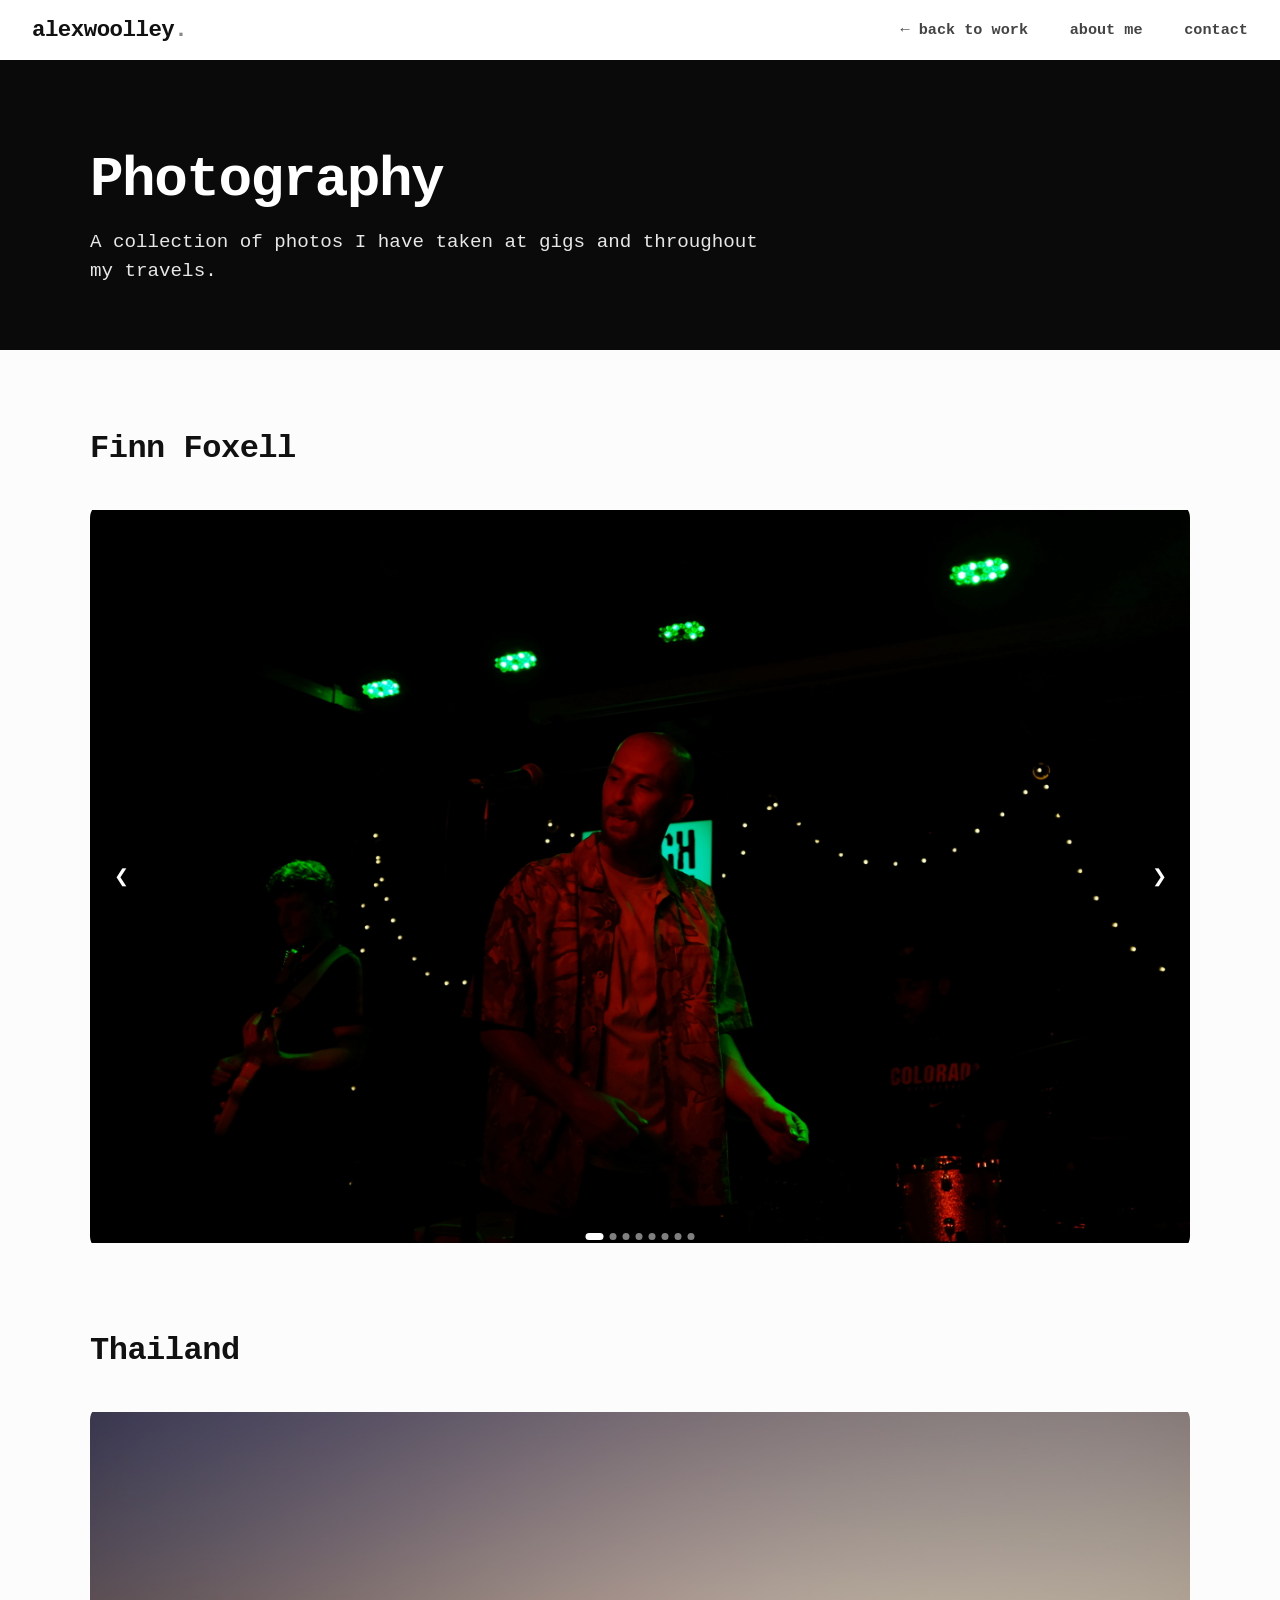
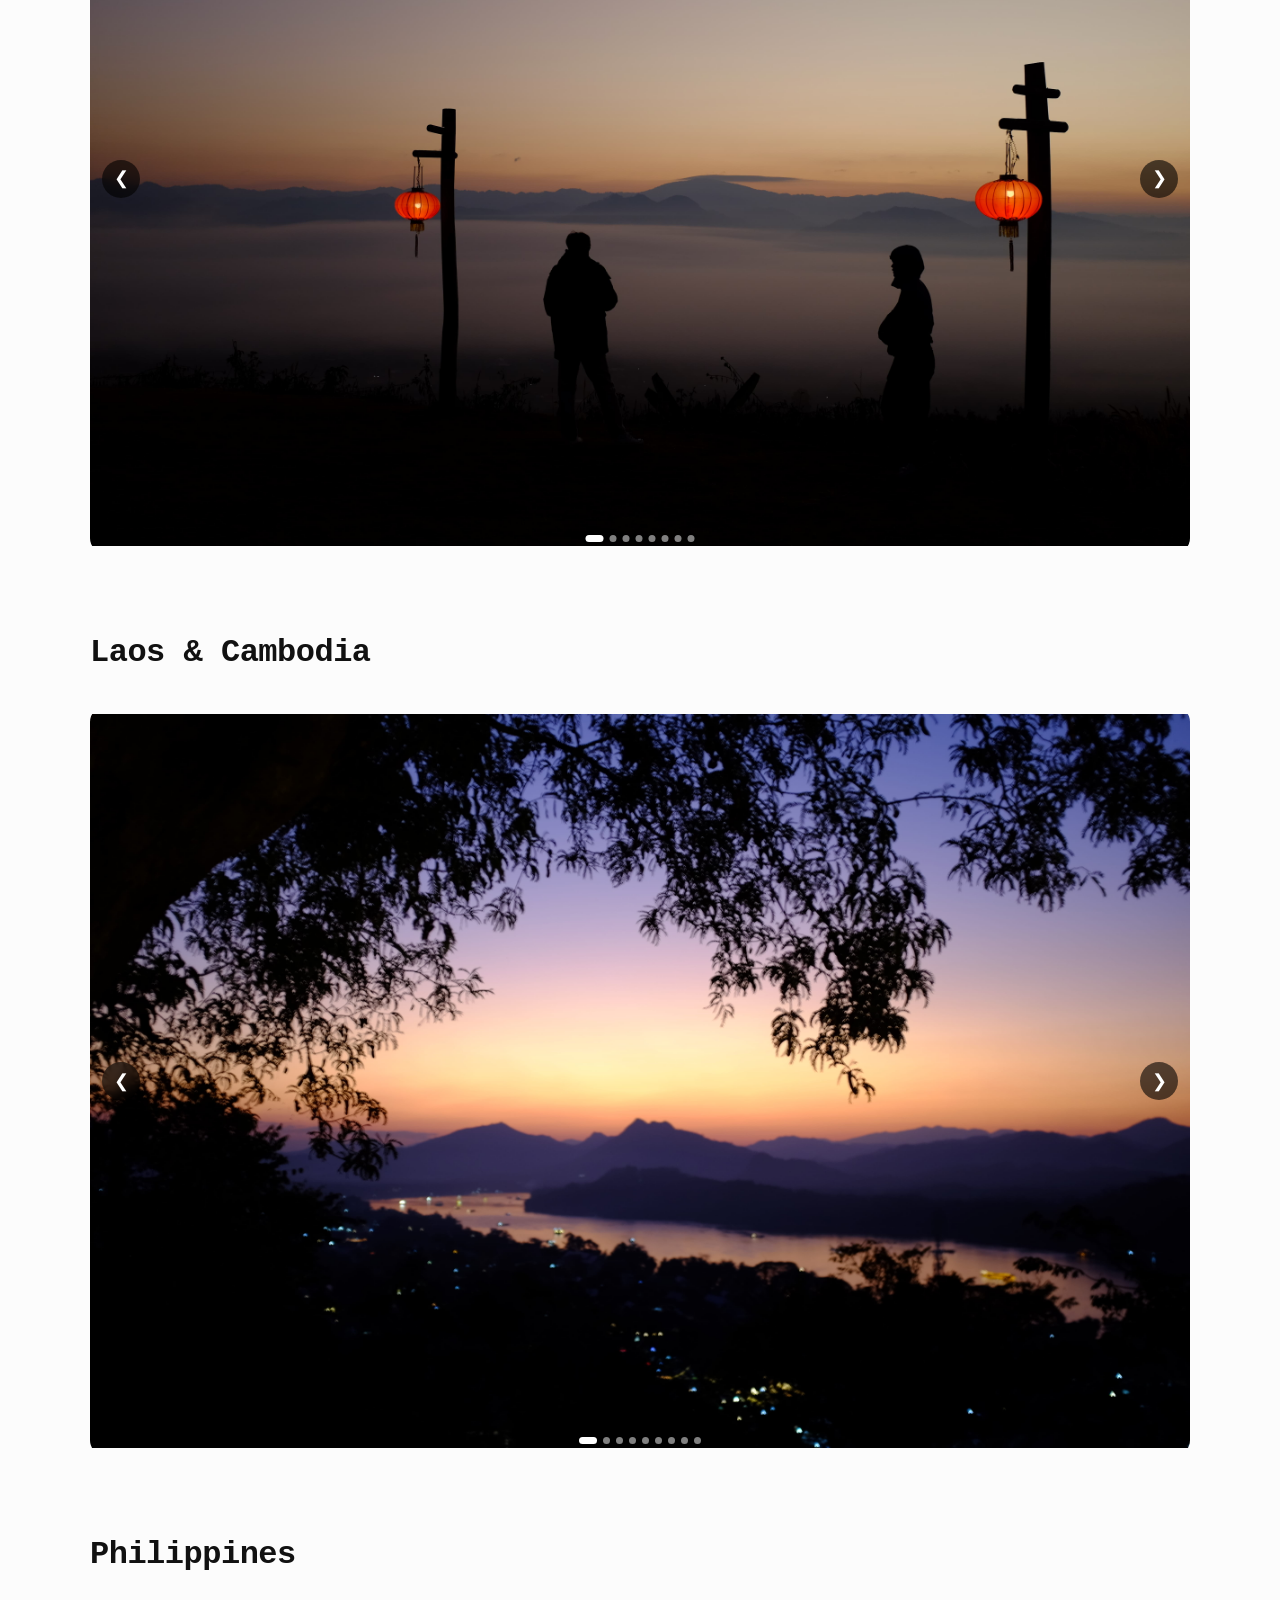
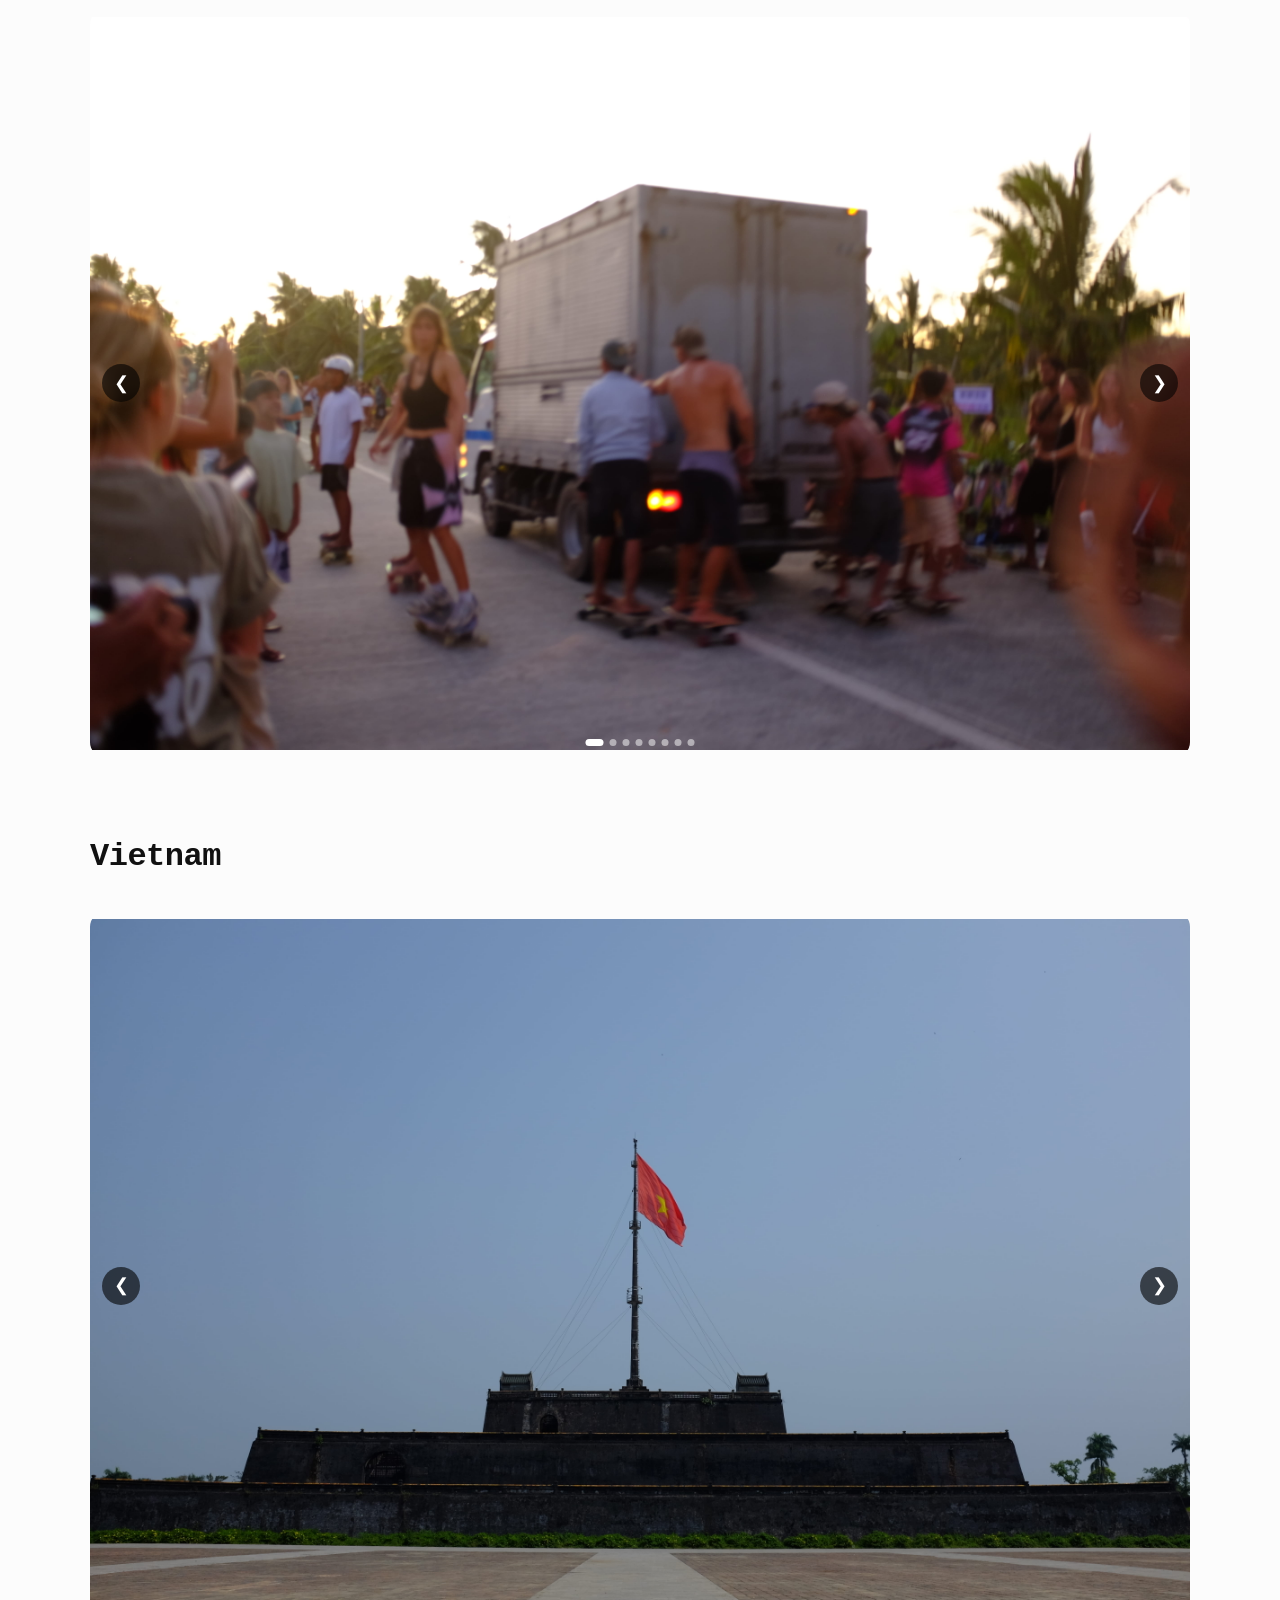
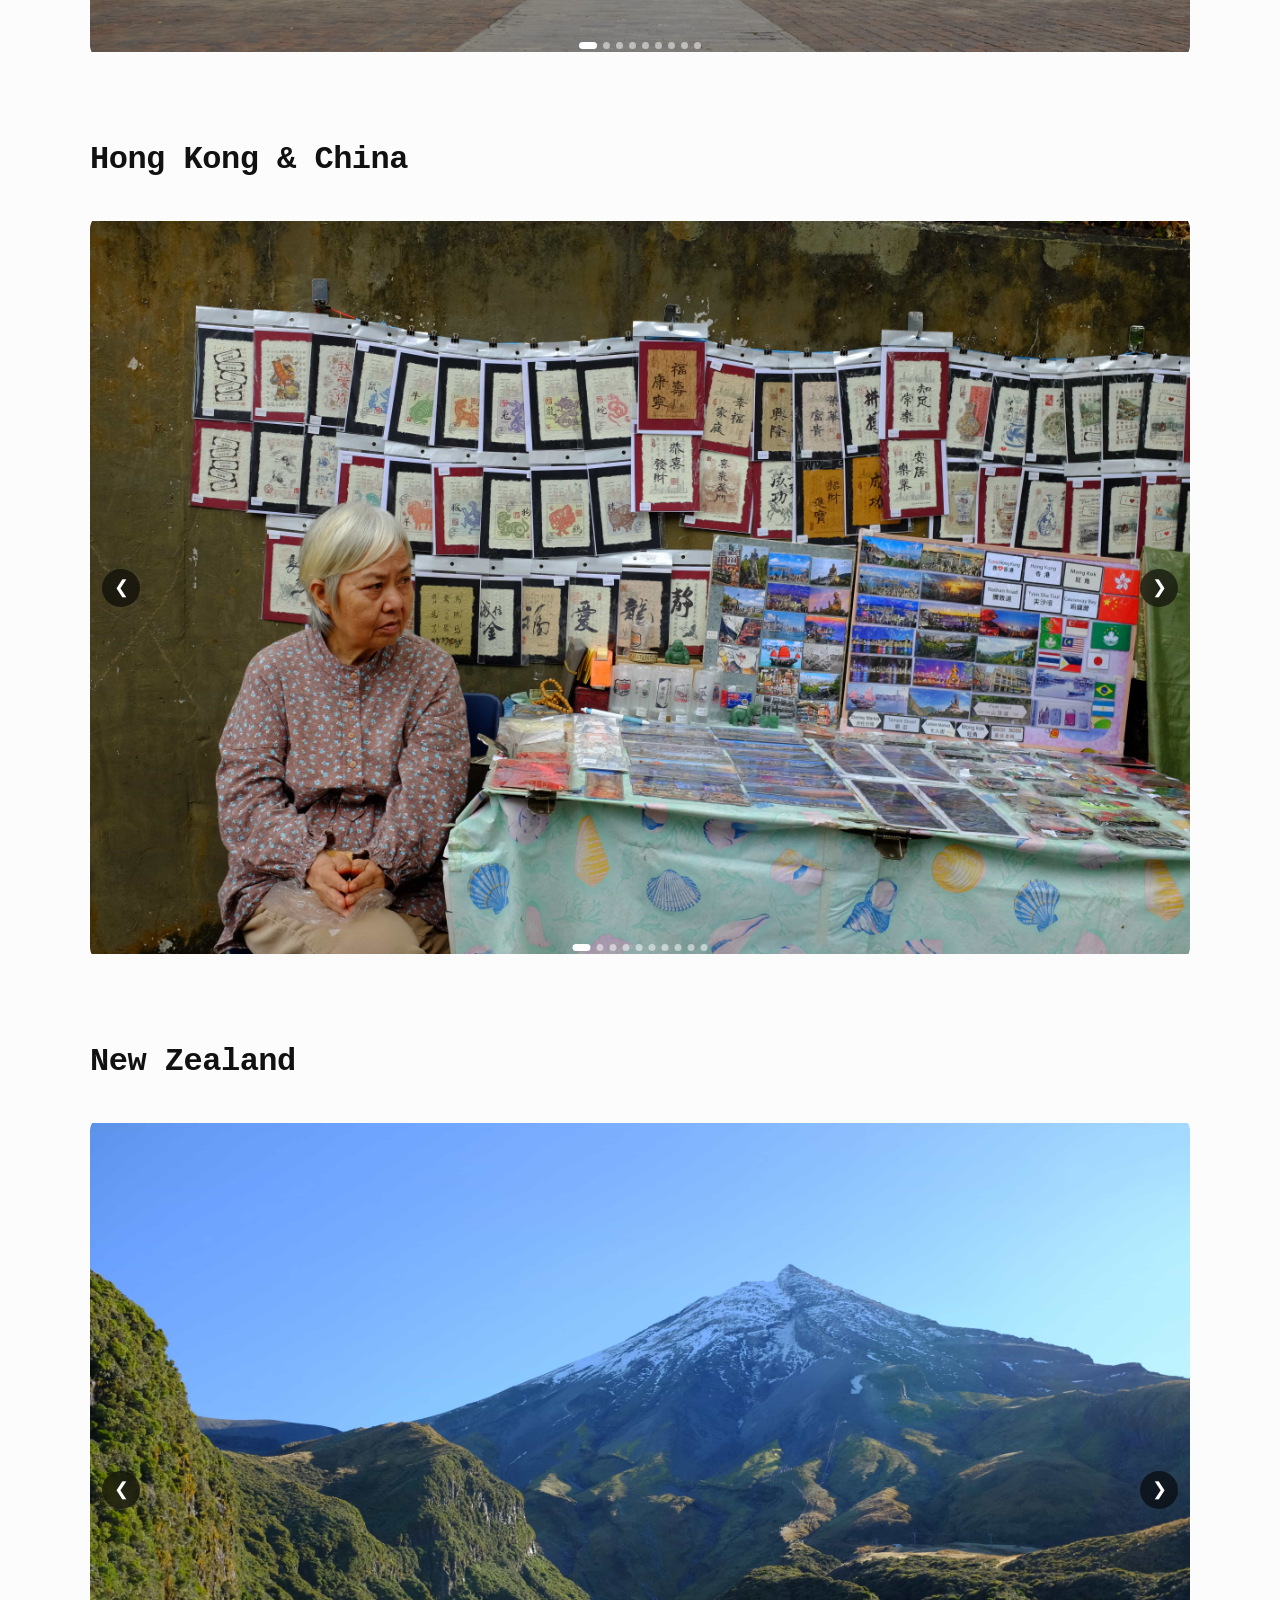
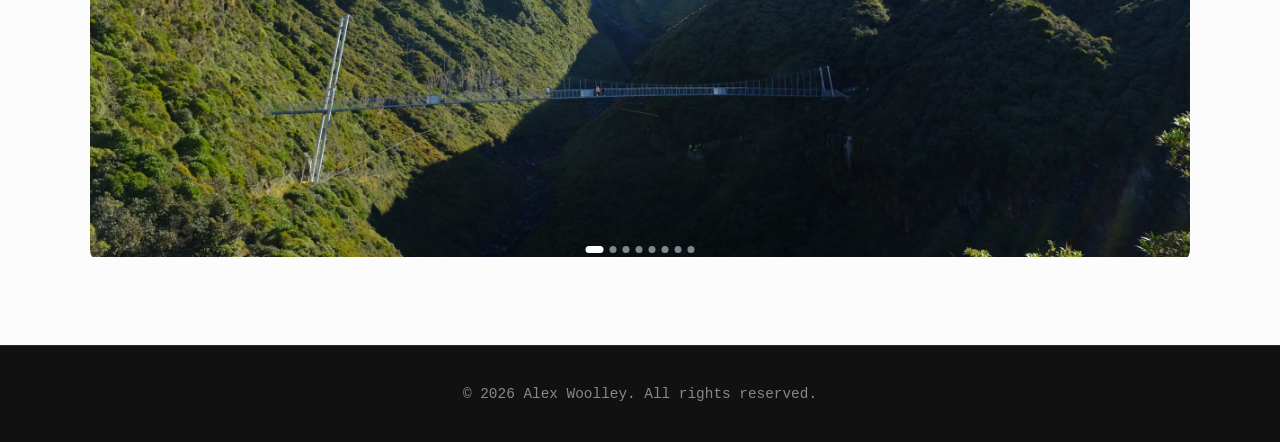
<file: photography.html>
<!DOCTYPE html>
<html lang="en">
<head>
  <meta charset="UTF-8" />
  <meta name="viewport" content="width=device-width, initial-scale=1.0" />
  <title>Photography - Alex Woolley</title>
  <link rel="stylesheet" href="style.css" />
  <link rel="stylesheet" href="https://fonts.googleapis.com/css2?family=Playfair+Display:ital@1&display=swap">
</head>
<body class="case-study-page">

  <!-- Header Navigation -->
  <header class="navbar">
    <div class="nav-container">
      <a href="index.html" class="logo">alexwoolley<span>.</span></a>
      <nav class="desktop-nav">
        <a href="index.html#work">&larr; back to work</a>
        <a href="index.html#about">about me</a>
        <a href="index.html#contact">contact</a>
      </nav>
    </div>
  </header>

  <main class="case-study-main">

    <!-- Hero Header -->
    <section class="cs-hero theme-black">
      <div class="cs-hero-container">
        <h1>Photography</h1>
        <p class="cs-subtitle">A collection of photos I have taken at gigs and throughout my travels.</p>
      </div>
    </section>

    <!-- Main Content Body -->
    <section class="cs-body">
      <div class="cs-container">

        <!-- 01. Finn Foxell -->
        <div class="coding-project-block">
          <h2 class="section-title">Finn Foxell</h2>

          <div class="cs-media photo-gallery">
            <div class="slide active">
              <img src="/compressed/finn_5316.jpg" alt="Finn Foxell photo 1" />
            </div>
            <div class="slide">
              <img src="/compressed/finn_5302.jpg" alt="Finn Foxell photo 2" />
            </div>
            <div class="slide">
              <img src="/compressed/finn_5304.jpg" alt="Finn Foxell photo 3" />
            </div>
            <div class="slide">
              <img src="/compressed/finn_5309.jpg" alt="Finn Foxell photo 4" />
            </div>
            <div class="slide">
              <img src="/compressed/finn_5311.jpg" alt="Finn Foxell photo 5" />
            </div>
            <div class="slide">
              <img src="/compressed/finn_5313.jpg" alt="Finn Foxell photo 6" />
            </div>
            <div class="slide">
              <img src="/compressed/finn_5315.jpg" alt="Finn Foxell photo 7" />
            </div>
            <div class="slide">
              <img src="/compressed/finn_5316.jpg" alt="Finn Foxell photo 8" />
            </div>
          </div>
        </div>

        <!-- 02. Thailand -->
        <div class="coding-project-block">
          <h2 class="section-title">Thailand</h2>

          <div class="cs-media photo-gallery">
            <div class="slide active">
              <img src="/compressed/1.jpg" alt="Thailand photo 1" />
            </div>
            <div class="slide">
              <img src="/compressed/2.jpg" alt="Thailand photo 2" />
            </div>
            <div class="slide">
              <img src="/compressed/3.jpg" alt="Thailand photo 3" />
            </div>
            <div class="slide">
              <img src="/compressed/4.jpg" alt="Thailand photo 4" />
            </div>
            <div class="slide">
              <img src="/compressed/5.jpg" alt="Thailand photo 5" />
            </div>
            <div class="slide">
              <img src="/compressed/6.jpg" alt="Thailand photo 6" />
            </div>
            <div class="slide">
              <img src="/compressed/7.jpg" alt="Thailand photo 7" />
            </div>
            <div class="slide">
              <img src="/compressed/8.jpg" alt="Thailand photo 8" />
            </div>
          </div>
        </div>

        <!-- 03. Laos & Cambodia -->
        <div class="coding-project-block">
          <h2 class="section-title">Laos & Cambodia</h2>

          <div class="cs-media photo-gallery">
            <div class="slide active">
              <img src="/compressed/9.jpg" alt="Laos and Cambodia photo 1" />
            </div>
            <div class="slide">
              <img src="/compressed/10.jpg" alt="Laos and Cambodia photo 2" />
            </div>
            <div class="slide">
              <img src="/compressed/11.jpg" alt="Laos and Cambodia photo 3" />
            </div>
            <div class="slide">
              <img src="/compressed/12.jpg" alt="Laos and Cambodia photo 4" />
            </div>
            <div class="slide">
              <img src="/compressed/13.jpg" alt="Laos and Cambodia photo 5" />
            </div>
            <div class="slide">
              <img src="/compressed/14.jpg" alt="Laos and Cambodia photo 6" />
            </div>
            <div class="slide">
              <img src="/compressed/15.jpg" alt="Laos and Cambodia photo 7" />
            </div>
            <div class="slide">
              <img src="/compressed/16.jpg" alt="Laos and Cambodia photo 8" />
            </div>
            <div class="slide">
              <img src="/compressed/17.jpg" alt="Laos and Cambodia photo 9" />
            </div>
          </div>
        </div>

        <!-- 04. Philippines -->
        <div class="coding-project-block">
          <h2 class="section-title">Philippines</h2>

          <div class="cs-media photo-gallery">
            <div class="slide active">
              <img src="/compressed/18.jpg" alt="Philippines photo 1" />
            </div>
            <div class="slide">
              <img src="/compressed/19.jpg" alt="Philippines photo 2" />
            </div>
            <div class="slide">
              <img src="/compressed/20.jpg" alt="Philippines photo 3" />
            </div>
            <div class="slide">
              <img src="/compressed/21.jpg" alt="Philippines photo 4" />
            </div>
            <div class="slide">
              <img src="/compressed/22.jpg" alt="Philippines photo 5" />
            </div>
            <div class="slide">
              <img src="/compressed/23.jpg" alt="Philippines photo 6" />
            </div>
            <div class="slide">
              <img src="/compressed/24.jpg" alt="Philippines photo 7" />
            </div>
            <div class="slide">
              <img src="/compressed/25.jpg" alt="Philippines photo 8" />
            </div>
          </div>
        </div>

        <!-- 05. Vietnam -->
        <div class="coding-project-block">
          <h2 class="section-title">Vietnam</h2>

          <div class="cs-media photo-gallery">
            <div class="slide active">
              <img src="/compressed/26.jpg" alt="Vietnam photo 1" />
            </div>
            <div class="slide">
              <img src="/compressed/27.jpg" alt="Vietnam photo 2" />
            </div>
            <div class="slide">
              <img src="/compressed/28.jpg" alt="Vietnam photo 3" />
            </div>
            <div class="slide">
              <img src="/compressed/29.jpg" alt="Vietnam photo 4" />
            </div>
            <div class="slide">
              <img src="/compressed/30.jpg" alt="Vietnam photo 5" />
            </div>
            <div class="slide">
              <img src="/compressed/31.jpg" alt="Vietnam photo 6" />
            </div>
            <div class="slide">
              <img src="/compressed/32.jpg" alt="Vietnam photo 7" />
            </div>
            <div class="slide">
              <img src="/compressed/33.jpg" alt="Vietnam photo 8" />
            </div>
            <div class="slide">
              <img src="/compressed/34.jpg" alt="Vietnam photo 9" />
            </div>
          </div>
        </div>

        <!-- 06. Hong Kong & China -->
        <div class="coding-project-block">
          <h2 class="section-title">Hong Kong & China</h2>

          <div class="cs-media photo-gallery">
            <div class="slide active">
              <img src="/compressed/35.jpg" alt="Hong Kong and China photo 1" />
            </div>
            <div class="slide">
              <img src="/compressed/36.jpg" alt="Hong Kong and China photo 2" />
            </div>
            <div class="slide">
              <img src="/compressed/37.jpg" alt="Hong Kong and China photo 3" />
            </div>
            <div class="slide">
              <img src="/compressed/39.jpg" alt="Hong Kong and China photo 4" />
            </div>
            <div class="slide">
              <img src="/compressed/40.jpg" alt="Hong Kong and China photo 5" />
            </div>
            <div class="slide">
              <img src="/compressed/41.jpg" alt="Hong Kong and China photo 6" />
            </div>
            <div class="slide">
              <img src="/compressed/42.jpg" alt="Hong Kong and China photo 7" />
            </div>
            <div class="slide">
              <img src="/compressed/43.jpg" alt="Hong Kong and China photo 8" />
            </div>
            <div class="slide">
              <img src="/compressed/44.jpg" alt="Hong Kong and China photo 9" />
            </div>
            <div class="slide">
              <img src="/compressed/45.jpg" alt="Hong Kong and China photo 10" />
            </div>
          </div>
        </div>

        <!-- 07. New Zealand -->
        <div class="coding-project-block">
          <h2 class="section-title">New Zealand</h2>

          <div class="cs-media photo-gallery">
            <div class="slide active">
              <img src="/compressed/46.jpg" alt="New Zealand photo 1" />
            </div>
            <div class="slide">
              <img src="/compressed/47.jpg" alt="New Zealand photo 2" />
            </div>
            <div class="slide">
              <img src="/compressed/48.jpg" alt="New Zealand photo 3" />
            </div>
            <div class="slide">
              <img src="/compressed/49.jpg" alt="New Zealand photo 4" />
            </div>
            <div class="slide">
              <img src="/compressed/50.jpg" alt="New Zealand photo 5" />
            </div>
            <div class="slide">
              <img src="/compressed/51.jpg" alt="New Zealand photo 6" />
            </div>
            <div class="slide">
              <img src="/compressed/52.jpg" alt="New Zealand photo 7" />
            </div>
            <div class="slide">
              <img src="/compressed/53.jpg" alt="New Zealand photo 8" />
            </div>
          </div>
        </div>

      </div>
    </section>

  </main>

  <!-- Footer -->
  <footer class="site-footer">
    <div class="footer-container">
      <p>&copy; 2026 Alex Woolley. All rights reserved.</p>
    </div>
  </footer>

  <!-- Fullscreen Lightbox Modal -->
  <div id="image-modal" class="modal">
    <span class="modal-close">&times;</span>
    <button class="modal-arrow prev" aria-label="Previous">&larr;</button>
    <button class="modal-arrow next" aria-label="Next">&rarr;</button>
    <div class="modal-wrapper">
      <div id="modal-media-container"></div>
      <p id="modal-caption"></p>
    </div>
  </div>

  <script src="script.js"></script>
</body>
</html>
</file>
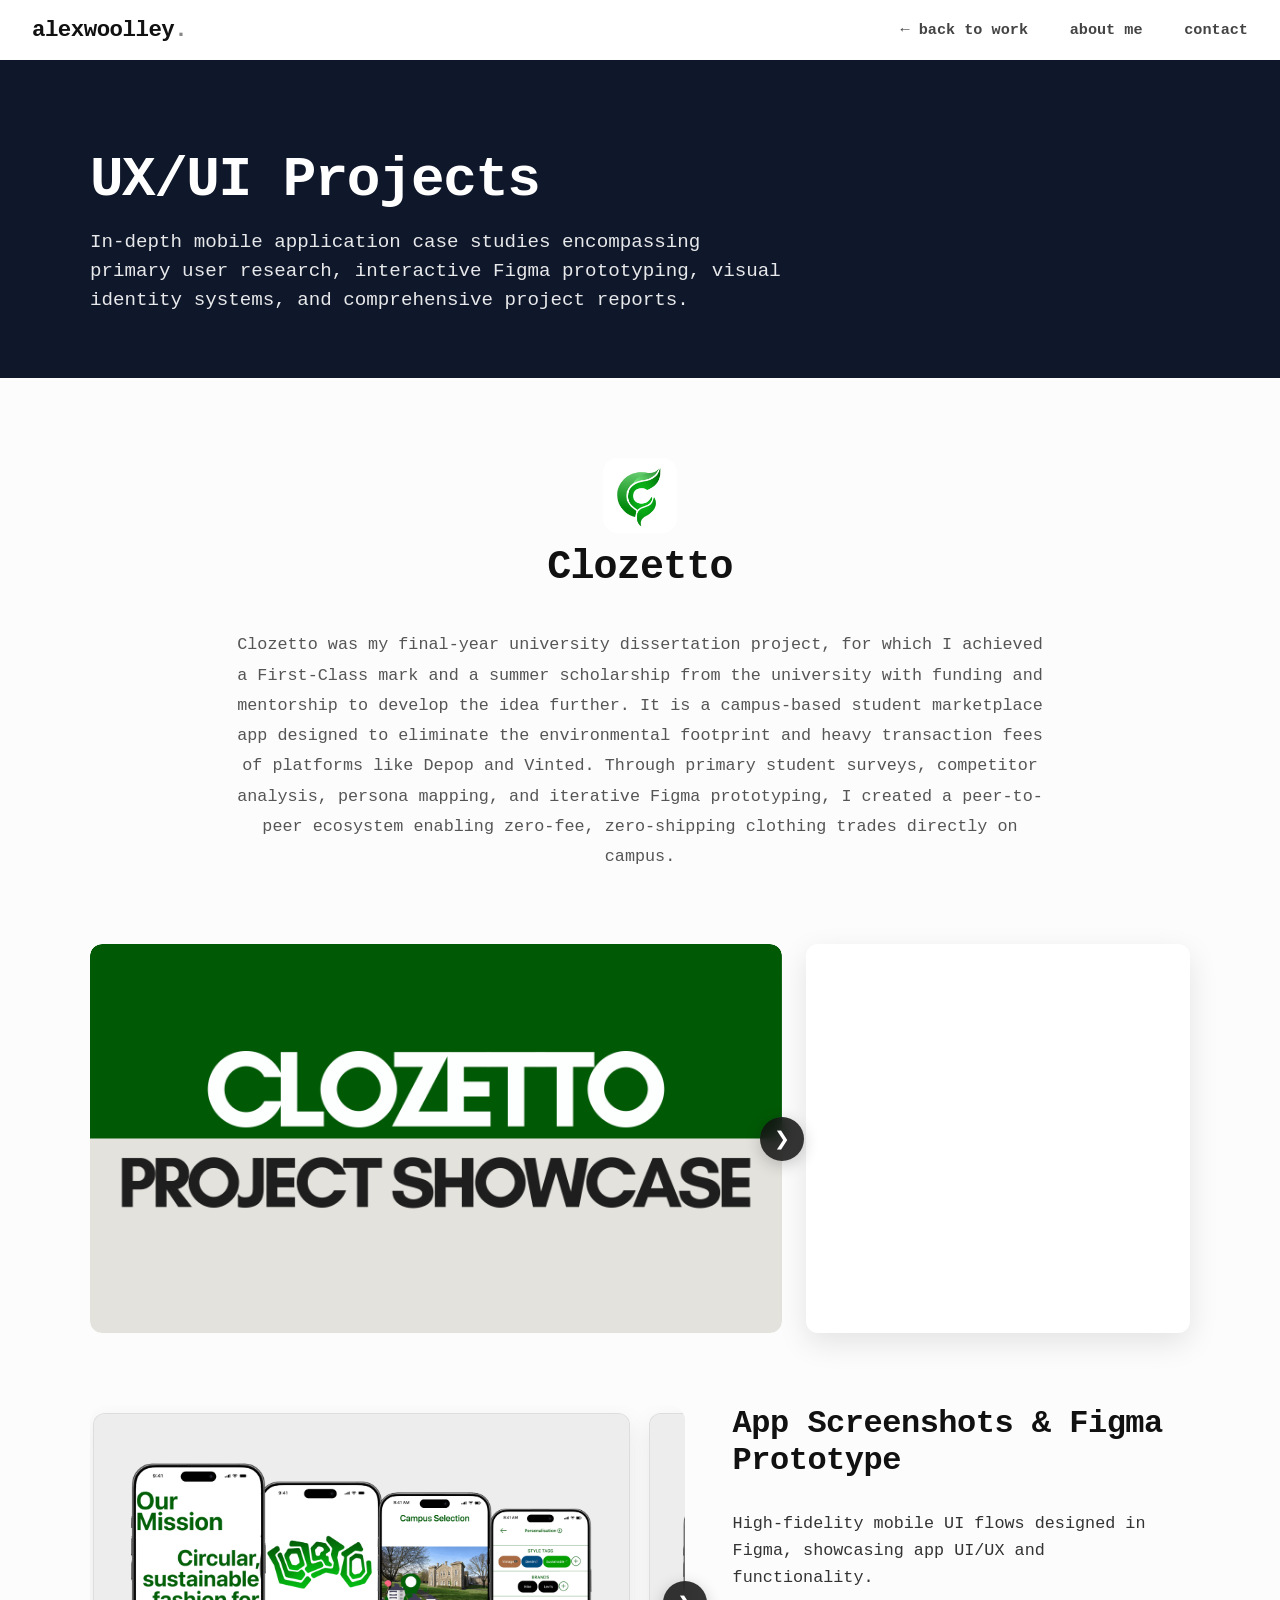
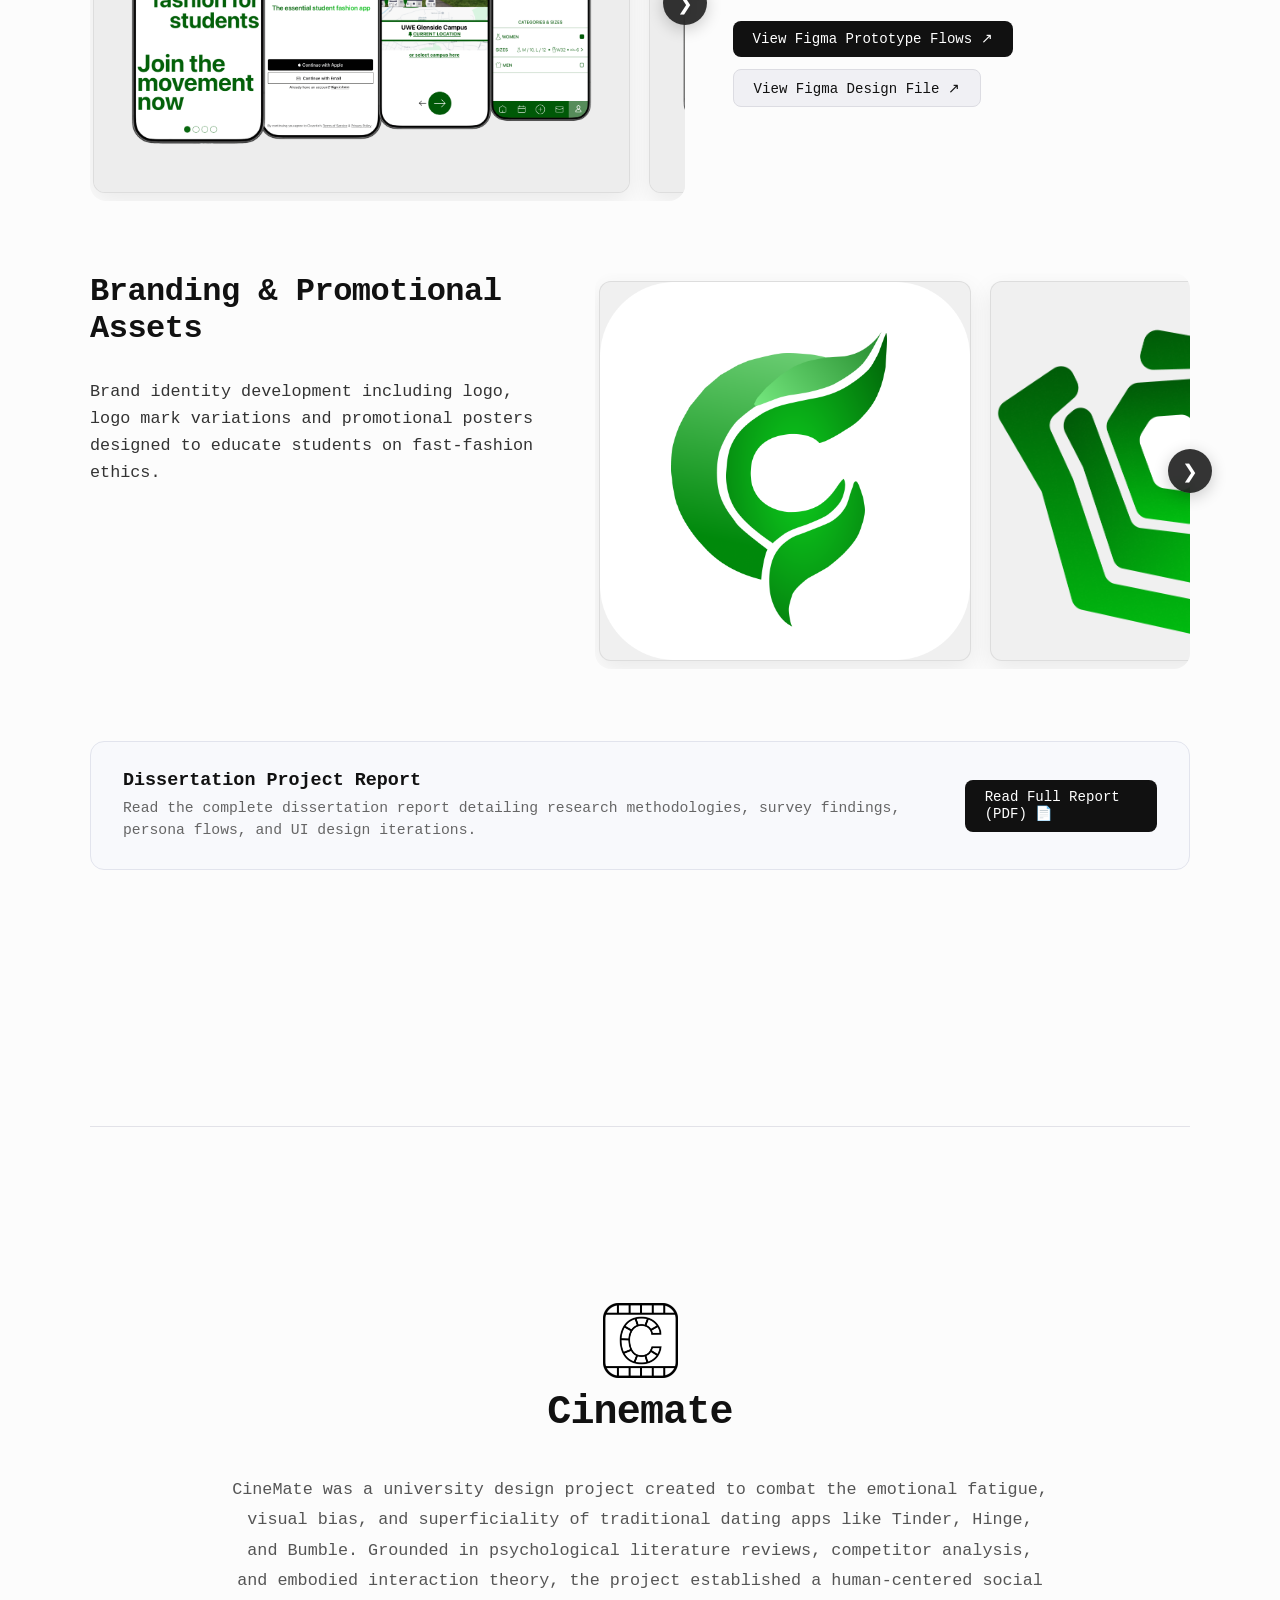
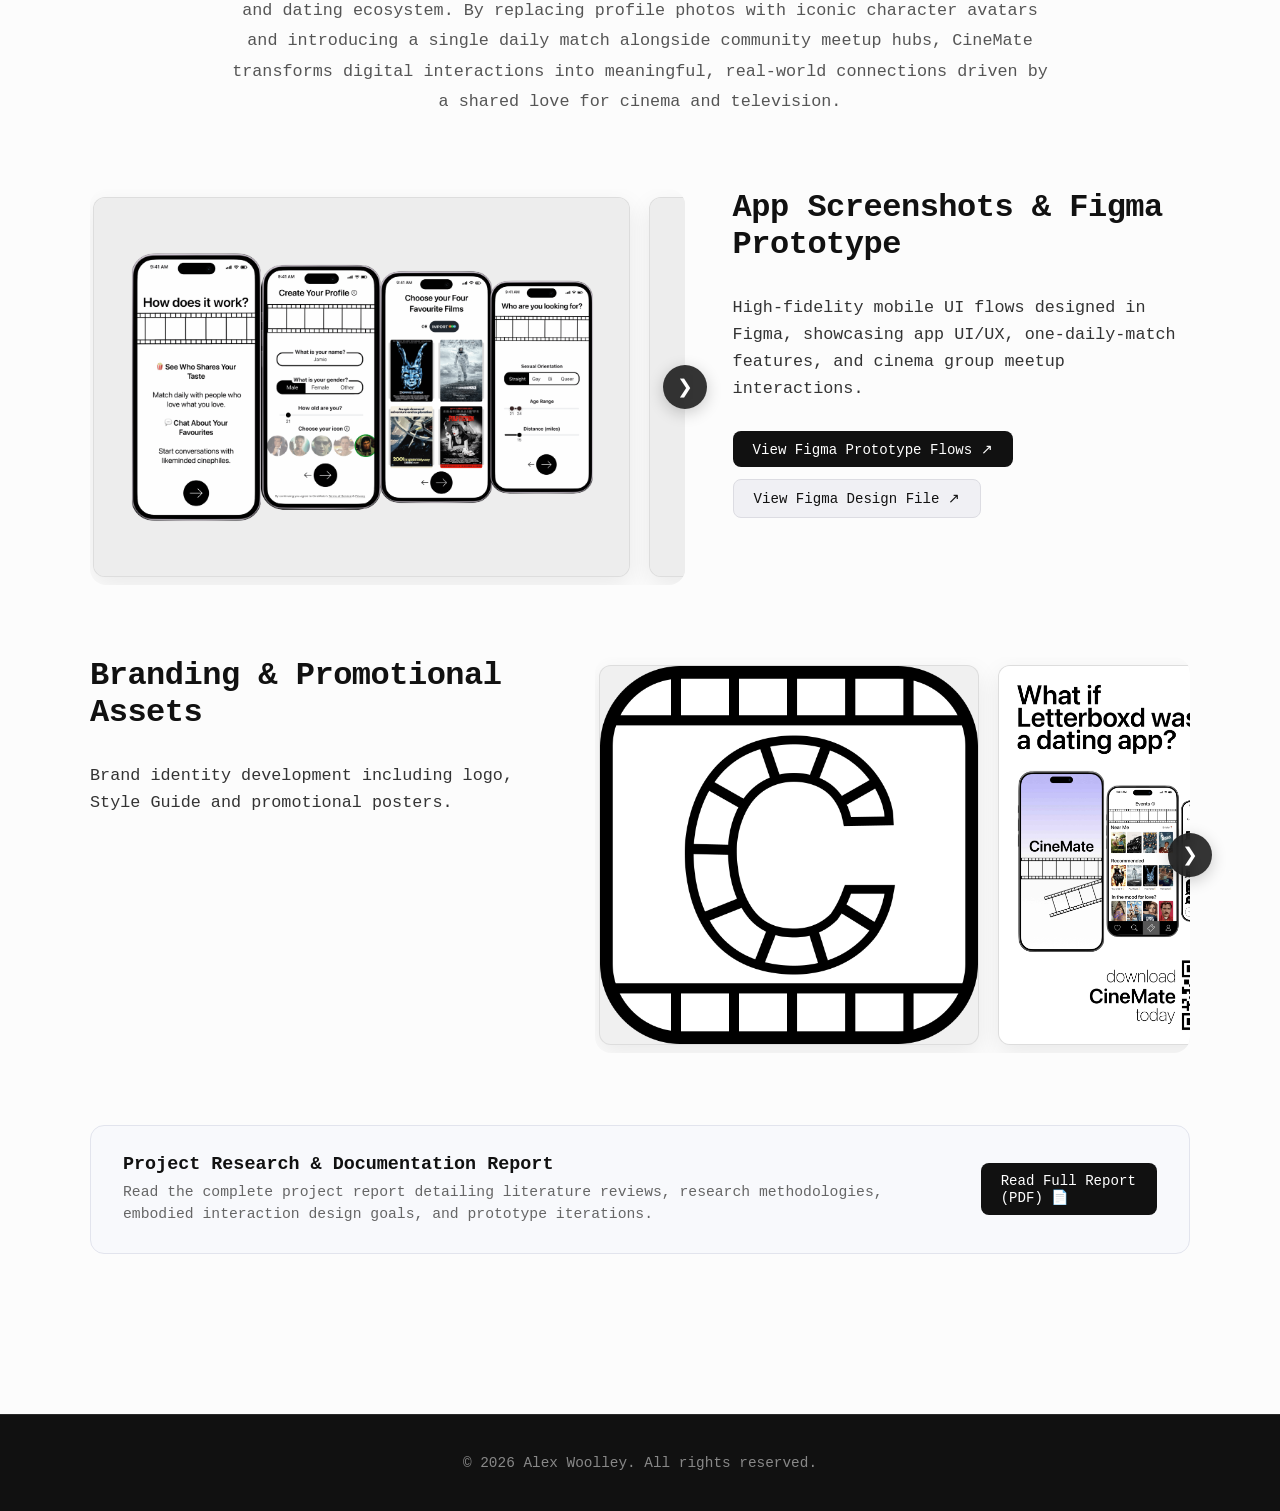
<file: ux-ui-projects.html>
<!DOCTYPE html>
<html lang="en">
<head>
  <meta charset="UTF-8" />
  <meta name="viewport" content="width=device-width, initial-scale=1.0" />
  <title>UX/UI Projects - Alex Woolley</title>
  <link rel="stylesheet" href="style.css" />
  <link rel="stylesheet" href="https://fonts.googleapis.com/css2?family=Playfair+Display:ital@1&display=swap">
</head>
<body class="case-study-page">

  <!-- Header Navigation -->
  <header class="navbar">
    <div class="nav-container">
      <a href="index.html" class="logo">alexwoolley<span>.</span></a>
      <nav class="desktop-nav">
        <a href="index.html#work">&larr; back to work</a>
        <a href="index.html#about">about me</a>
        <a href="index.html#contact">contact</a>
      </nav>
    </div>
  </header>

  <main class="case-study-main">

    <!-- Hero Header -->
    <section class="cs-hero theme-navy">
      <div class="cs-hero-container">
        <h1>UX/UI Projects</h1>
        <p class="cs-subtitle">
          In-depth mobile application case studies encompassing primary user research, interactive Figma prototyping, visual identity systems, and comprehensive project reports.
        </p>
      </div>
    </section>

    <!-- Main Content Body -->
    <section class="cs-body">
      <div class="cs-container">

        <!-- =======================================================
             CLOZETTO
             ======================================================= -->
        <article class="project-detail-section">
          
          <!-- Centered Logo Directly Above Title -->
          <div class="project-header-centered">
            <img src="/mobileux/logo.png" alt="Clozetto Logo" class="project-logo-above" />
            <h2 class="project-title-centered">Clozetto</h2>
          </div>

          <p class="project-intro-centered">
            Clozetto was my final-year university dissertation project, for which I achieved a First-Class mark and a summer scholarship from the university with funding and mentorship to develop the idea further. It is a campus-based student marketplace app designed to eliminate the environmental footprint and heavy transaction fees of platforms like Depop and Vinted. Through primary student surveys, competitor analysis, persona mapping, and iterative Figma prototyping, I created a peer-to-peer ecosystem enabling zero-fee, zero-shipping clothing trades directly on campus.
          </p>

          <!-- Showcase Block: Large Document Gallery (Left) & Compact Video (Right) -->
          <div class="split-project-block showcase-split">
            <!-- Left Side: Horizontal Scrollable Document Gallery -->
            <div class="cs-media branding-grid">
              <div class="slide active"><img src="/mobileux/clozetto design brief/design Brief-2-1.png" alt="Showcase Document Page 1" /></div>
              <div class="slide active"><img src="/mobileux/clozetto design brief/design Brief-2-2.png" alt="Showcase Document Page 2" /></div>
              <div class="slide active"><img src="/mobileux/clozetto design brief/design Brief-2-3.jpg" alt="Showcase Document Page 3" /></div>
              <div class="slide active"><img src="/mobileux/clozetto design brief/design Brief-2-4.png" alt="Showcase Document Page 4" /></div>
              <div class="slide active"><img src="/mobileux/clozetto design brief/design Brief-2-5.png" alt="Showcase Document Page 5" /></div>
              <div class="slide active"><img src="/mobileux/clozetto design brief/design Brief-2-6.png" alt="Showcase Document Page 6" /></div>
              <div class="slide active"><img src="/mobileux/clozetto design brief/design Brief-2-7.jpg" alt="Showcase Document Page 7" /></div>
              <div class="slide active"><img src="/mobileux/clozetto design brief/design Brief-2-8.png" alt="Showcase Document Page 8" /></div>
              <div class="slide active"><img src="/mobileux/clozetto design brief/design Brief-2-9.png" alt="Showcase Document Page 9" /></div>
              <div class="slide active"><img src="/mobileux/clozetto design brief/design Brief-2-10.png" alt="Showcase Document Page 10" /></div>
              <div class="slide active"><img src="/mobileux/clozetto design brief/design Brief-2-11.png" alt="Showcase Document Page 11" /></div>
              <div class="slide active"><img src="/mobileux/clozetto design brief/design Brief-2-12.jpg" alt="Showcase Document Page 12" /></div>
              <div class="slide active"><img src="/mobileux/clozetto design brief/design Brief-2-13.png" alt="Showcase Document Page 13" /></div>
              <div class="slide active"><img src="/mobileux/clozetto design brief/design Brief-2-14.jpg" alt="Showcase Document Page 14" /></div>
              <div class="slide active"><img src="/mobileux/clozetto design brief/design Brief-2-15.jpg" alt="Showcase Document Page 15" /></div>
              <div class="slide active"><img src="/mobileux/clozetto design brief/design Brief-2-16.jpg" alt="Showcase Document Page 16" /></div>
              <div class="slide active"><img src="/mobileux/clozetto design brief/design Brief-2-17.png" alt="Showcase Document Page 17" /></div>
              <div class="slide active"><img src="/mobileux/clozetto design brief/design Brief-2-18.jpg" alt="Showcase Document Page 18" /></div>
              <div class="slide active"><img src="/mobileux/clozetto design brief/design Brief-2-19.jpg" alt="Showcase Document Page 19" /></div>
              <div class="slide active"><img src="/mobileux/clozetto design brief/design Brief-2-20.jpg" alt="Showcase Document Page 20" /></div>
              <div class="slide active"><img src="/mobileux/clozetto design brief/design Brief-2-21.jpg" alt="Showcase Document Page 21" /></div>
              <div class="slide active"><img src="/mobileux/clozetto design brief/design Brief-2-22.jpg" alt="Showcase Document Page 22" /></div>
              <div class="slide active"><img src="/mobileux/clozetto design brief/design Brief-2-23.jpg" alt="Showcase Document Page 23" /></div>
              <div class="slide active"><img src="/mobileux/clozetto design brief/design Brief-2-24.jpg" alt="Showcase Document Page 24" /></div>
              <div class="slide active"><img src="/mobileux/clozetto design brief/design Brief-2-25.jpg" alt="Showcase Document Page 25" /></div>
            </div>

            <!-- Right Side: Compact Project Video -->
            <div class="cs-media video-container">
              <iframe src="https://www.youtube.com/embed/bQjDIg9RJdg" title="Clozetto Project Video" frameborder="0" allow="accelerometer; autoplay; clipboard-write; encrypted-media; gyroscope; picture-in-picture" allowfullscreen></iframe>
            </div>
          </div>

          <!-- Section 1: App Screenshots & Figma Prototype (Media Left, Text Right) -->
          <div class="split-project-block reverse">
            <div class="cs-media branding-grid">
              <div class="slide active">
                <img src="/mobileux/clozetto_cinemate_ss/clozetto onboarding.png" alt="Clozetto Onboarding Screens" data-caption="Student Onboarding" />
              </div>
              <div class="slide active">
                <img src="/mobileux/clozetto_cinemate_ss/clozetto onboarding (2).png" alt="Clozetto Onboarding Screens" data-caption="Student Onboarding" />
              </div>
              <div class="slide active">
                <img src="/mobileux/clozetto_cinemate_ss/8.png" alt="Clozetto Product Detail" data-caption="App pages" />
              </div>
              <div class="slide active">
                <img src="/mobileux/clozetto_cinemate_ss/9.png" alt="Item Sale" data-caption="Item for sale page & sale flow" />
              </div>
              <div class="slide active">
                <img src="/mobileux/clozetto_cinemate_ss/seller.png" alt="Clozetto Seller Hub" data-caption="Seller Analytics & Sustainability Metrics" />
              </div>
              <div class="slide active">
                <img src="/mobileux/clozetto_cinemate_ss/clozetto figma.png" alt="Clozetto Figma file" data-caption="Entirety of the Figma project" />
              </div>
            </div>

            <div class="project-text">
              <h2 class="section-title">App Screenshots & Figma Prototype</h2>
              <p class="project-desc">
                High-fidelity mobile UI flows designed in Figma, showcasing app UI/UX and functionality.
              </p>

              <div class="project-links-row">
                <a href="https://www.figma.com/proto/NeTqfnzSfZgPls0mDgrZpt/Clozetto---Prototype-Flows?page-id=0%3A1&node-id=1-1603&viewport=-368%2C-2730%2C0.14&t=Am04adjtLcQ4cpGw-1&scaling=scale-down&content-scaling=fixed&starting-point-node-id=1%3A1603&show-proto-sidebar=1" target="_blank" rel="noopener" class="cs-btn">View Figma Prototype Flows ↗</a>
                <a href="https://www.figma.com/design/NeTqfnzSfZgPls0mDgrZpt/Clozetto---Prototype-Flows?node-id=0-1&p=f&t=blfC3rfauflNXSGw-0" target="_blank" rel="noopener" class="cs-btn secondary">View Figma Design File ↗</a>
              </div>
            </div>
          </div>

          <!-- Section 2: Branding & Promotional Assets (Text Left, Media Right) -->
          <div class="split-project-block">
            <div class="project-text">
              <h2 class="section-title">Branding & Promotional Assets</h2>
              <p class="project-desc">
                Brand identity development including logo, logo mark variations and promotional posters designed to educate students on fast-fashion ethics.
              </p>
            </div>

            <div class="cs-media branding-grid">
              <div class="slide active">
                <img src="/mobileux/logo.png" alt="Clozetto Logo" data-caption="Clozetto Logo" />
              </div>
              <div class="slide active">
                <img src="/mobileux/type logo.png" alt="Clozetto Type Logo" data-caption="Clozetto Type Logo" />
              </div>
              <div class="slide active">
                <img src="/mobileux/logographic.png" alt="Clozetto Graphic Logo" data-caption="Clozetto Graphic Logo" />
              </div>
              <div class="slide active">
                <img src="/mobileux/clozetto design brief/design Brief-2-22.jpg" alt="Clozetto Campus Poster 1" data-caption="Campaign Poster" />
              </div>
              <div class="slide active">
                <img src="/mobileux/clozetto design brief/design Brief-2-23.jpg" alt="Clozetto Campus Poster 2" data-caption="Campaign Poster" />
              </div>
              <div class="slide active">
                <img src="/mobileux/clozetto design brief/design Brief-2-24.jpg" alt="Clozetto Campus Poster 3" data-caption="Campaign Poster" />
              </div>
              <div class="slide active">
                <img src="/mobileux/clozetto design brief/design Brief-2-25.jpg" alt="Clozetto Campus Poster 4" data-caption="Campaign Poster" />
              </div>
            </div>
          </div>

          <!-- Sub-block: Project Report Banner -->
          <div class="report-banner">
            <div class="report-banner-content">
              <h4>Dissertation Project Report</h4>
              <p>Read the complete dissertation report detailing research methodologies, survey findings, persona flows, and UI design iterations.</p>
            </div>
            <a href="/mobileux/CCTP Report - 21021205 final.pdf" target="_blank" class="cs-btn">Read Full Report (PDF) 📄</a>
          </div>

        </article>

        <hr class="section-divider" />

        <!-- =======================================================
             CINEMATE
             ======================================================= -->
        <article class="project-detail-section">
          
          <!-- Centered Logo Directly Above Title -->
          <div class="project-header-centered">
            <img src="/mobileux/logofinal.png" alt="Cinemate Logo" class="project-logo-above" />
            <h2 class="project-title-centered">Cinemate</h2>
          </div>

          <p class="project-intro-centered">
            CineMate was a university design project created to combat the emotional fatigue, visual bias, and superficiality of traditional dating apps like Tinder, Hinge, and Bumble. Grounded in psychological literature reviews, competitor analysis, and embodied interaction theory, the project established a human-centered social and dating ecosystem. By replacing profile photos with iconic character avatars and introducing a single daily match alongside community meetup hubs, CineMate transforms digital interactions into meaningful, real-world connections driven by a shared love for cinema and television.
          </p>

          <!-- Section 1: App Screenshots & Interactive Prototypes (Media Left, Text Right) -->
          <div class="split-project-block reverse">
            <div class="cs-media branding-grid">
              <div class="slide active">
                <img src="/mobileux/clozetto_cinemate_ss/cinemate onboarding.png" alt="Cinemate App Screen 1" data-caption="Cinemate Onboarding pages" />
              </div>
              <div class="slide active">
                <img src="/mobileux/clozetto_cinemate_ss/cinemate (2).png" alt="Cinemate App Screen 2" data-caption="Cinemate Interaction pages" />
              </div>
              <div class="slide active">
                <img src="/mobileux/clozetto_cinemate_ss/cinemate.png" alt="Cinemate App Screen 3" data-caption="Cinemate App Pages" />
              </div>
              <div class="slide active">
                <img src="/mobileux/clozetto_cinemate_ss/Cinemate figma.png" alt="Cinemate Figma File" data-caption="Cinemate Figma Workspace" />
              </div>
            </div>

            <div class="project-text">
              <h2 class="section-title">App Screenshots & Figma Prototype</h2>
              <p class="project-desc">
                High-fidelity mobile UI flows designed in Figma, showcasing app UI/UX, one-daily-match features, and cinema group meetup interactions.
              </p>

              <div class="project-links-row">
                <a href="https://www.figma.com/proto/6HaG6mzUSCnEyXm1Tt3f6u/Cinemate?page-id=0%3A1&node-id=271-354&p=f&viewport=267%2C171%2C0.04&t=7VdpMs6F6O9qHTgu-1&scaling=scale-down&content-scaling=fixed&starting-point-node-id=271%3A354&show-proto-sidebar=1" target="_blank" rel="noopener" class="cs-btn">View Figma Prototype Flows ↗</a>
                <a href="https://www.figma.com/design/6HaG6mzUSCnEyXm1Tt3f6u/Cinemate?node-id=0-1&p=f&t=0bclanEcXhDOVAq0-0" target="_blank" rel="noopener" class="cs-btn secondary">View Figma Design File ↗</a>
              </div>
            </div>
          </div>

          <!-- Section 2: Branding & Promotional Assets (Text Left, Media Right) -->
          <div class="split-project-block">
            <div class="project-text">
              <h2 class="section-title">Branding & Promotional Assets</h2>
              <p class="project-desc">
                Brand identity development including logo, Style Guide and promotional posters.
              </p>
            </div>

            <div class="cs-media branding-grid">
              <div class="slide active">
                <img src="/mobileux/logofinal.png" alt="Cinemate Logo" data-caption="Cinemate Logo" />
              </div>
                <div class="slide active">
                <img src="/mobileux/Poster1-1.jpg" alt="Cinemate Poster 1" data-caption="Campaign Poster 1" />
              </div>
              <div class="slide active">
                <img src="/mobileux/Poster2-1.jpg" alt="Cinemate Poster 2" data-caption="Campaign Poster 2" />
              </div>
              <div class="slide active">
                <img src="/mobileux/Style Guide/Style Guide-1.png" alt="Cinemate Style Guide" data-caption="Cinemate Style Guide" />
              </div>
              <div class="slide active">
                <img src="/mobileux/Style Guide/Style Guide-2.png" alt="Cinemate Style Guide" data-caption="Cinemate Style Guide" />
              </div>
              <div class="slide active">
                <img src="/mobileux/Style Guide/Style Guide-3.png" alt="Cinemate Style Guide" data-caption="Cinemate Style Guide" />
              </div>
              <div class="slide active">
                <img src="/mobileux/Style Guide/Style Guide-4.png" alt="Cinemate Style Guide" data-caption="Cinemate Style Guide" />
              </div>
              <div class="slide active">
                <img src="/mobileux/Style Guide/Style Guide-5.png" alt="Cinemate Style Guide" data-caption="Cinemate Style Guide" />
              </div>
            </div>
          </div>

          <!-- Sub-block: Project Report Banner -->
          <div class="report-banner">
            <div class="report-banner-content">
              <h4>Project Research & Documentation Report</h4>
              <p>Read the complete project report detailing literature reviews, research methodologies, embodied interaction design goals, and prototype iterations.</p>
            </div>
            <a href="/mobileux/cinemate report.pdf" target="_blank" class="cs-btn">Read Full Report (PDF) 📄</a>
          </div>

        </article>

      </div>
    </section>

  </main>

  <!-- Footer -->
  <footer class="site-footer">
    <div class="footer-container">
      <p>&copy; 2026 Alex Woolley. All rights reserved.</p>
    </div>
  </footer>

  <!-- Fullscreen Lightbox Modal -->
  <div id="image-modal" class="modal">
    <span class="modal-close">&times;</span>
    <button class="modal-arrow prev" aria-label="Previous">&larr;</button>
    <button class="modal-arrow next" aria-label="Next">&rarr;</button>
    <div class="modal-wrapper">
      <div id="modal-media-container"></div>
      <p id="modal-caption"></p>
    </div>
  </div>

  <script src="script.js"></script>
</body>
</html>
</file>
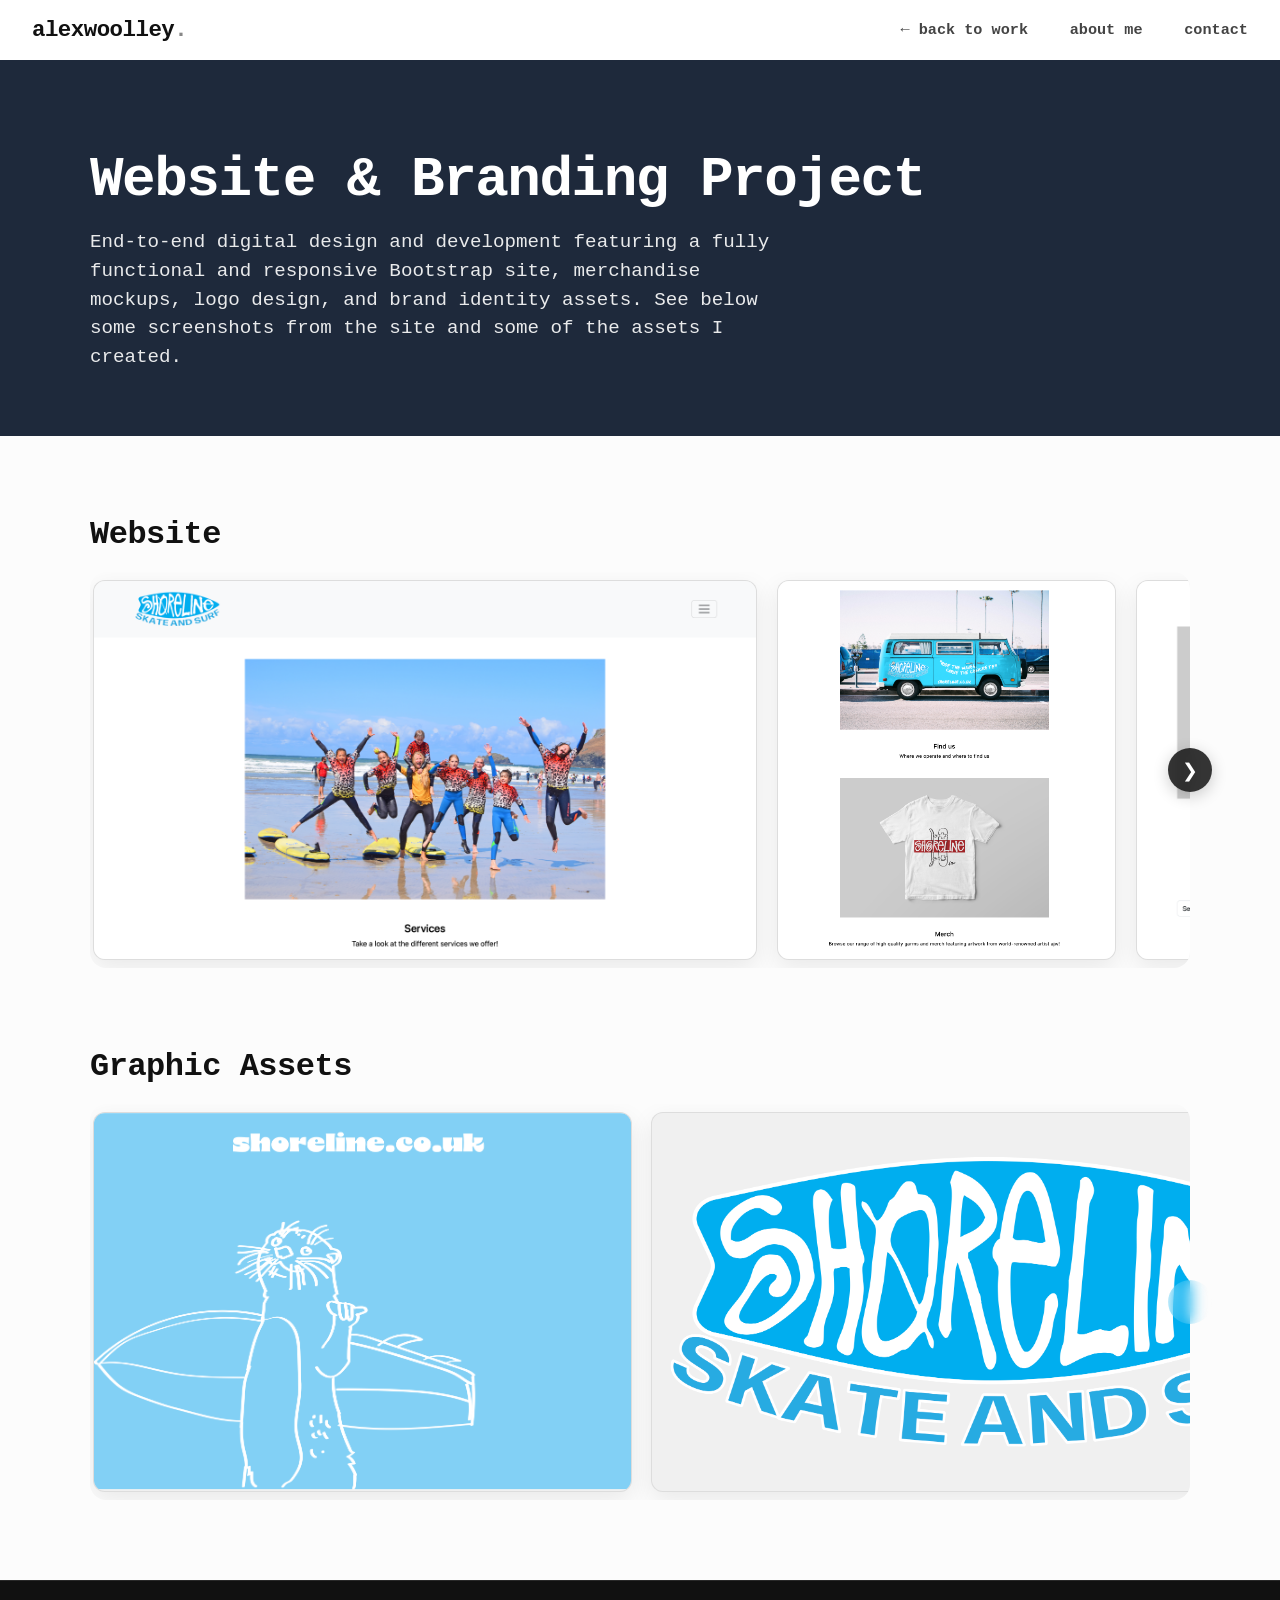
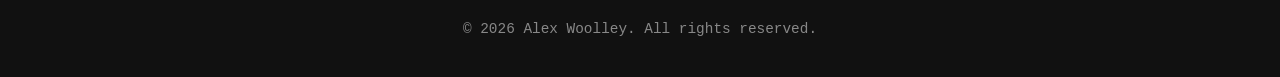
<file: website-branding.html>
<!DOCTYPE html>
<html lang="en">
<head>
  <meta charset="UTF-8" />
  <meta name="viewport" content="width=device-width, initial-scale=1.0" />
  <title>Website & Branding Project - Alex Woolley</title>
  <link rel="stylesheet" href="style.css" />
  <link rel="stylesheet" href="https://fonts.googleapis.com/css2?family=Playfair+Display:ital@1&display=swap">
</head>
<body class="case-study-page">

  <!-- Navigation Header -->
  <header class="navbar">
    <div class="nav-container">
      <a href="index.html" class="logo">alexwoolley<span>.</span></a>
      <nav class="desktop-nav">
        <a href="index.html#work">&larr; back to work</a>
        <a href="index.html#about">about me</a>
        <a href="index.html#contact">contact</a>
      </nav>
    </div>
  </header>

  <main class="case-study-main">

    <!-- Hero Section -->
    <section class="cs-hero theme-slate">
      <div class="cs-hero-container">
        <h1>Website & Branding Project</h1>
        <p class="cs-subtitle">
          End-to-end digital design and development featuring a fully functional and responsive Bootstrap site, merchandise mockups, logo design, and brand identity assets. See below some screenshots from the site and some of the assets I created.
        </p>
      </div>
    </section>

    <!-- Main Content Body -->
    <section class="cs-body">
      <div class="cs-container">

        <!-- Section 1: Website Row -->
        <div class="newsletter-section">
          <h2 class="section-title">Website</h2>
          <div class="cs-media branding-grid">
            <div class="slide active">
              <img src="/website-branding/web1.png" alt="Website Homepage Design" data-caption="Responsive desktop layout design and brand hero section." />
            </div>
            <div class="slide active">
              <img src="/website-branding/web2.png" alt="Website Homepage Design" data-caption="Website Homepage Design." />
            </div>
            <div class="slide active">
              <img src="/website-branding/web3.png" alt="Website Merchandise Page" data-caption="Website Merchandise Page." />
            </div>
            <div class="slide active">
              <img src="/website-branding/web4.png" alt="Website Merchandise Page" data-caption="Website Merchandise Page." />
            </div>
            <div class="slide active">
              <video src="/website-branding/vid.mp4" autoplay loop muted playsinline data-caption="Video demonstration showcasing website interaction."></video>
            </div>
          </div>
        </div>

        <!-- Section 2: Graphic Assets Row -->
        <div class="newsletter-section">
          <h2 class="section-title">Graphic Assets</h2>
          <div class="cs-media branding-grid">
            <div class="slide active">
              <img src="/website-branding/sqooshed/asset1.png" alt="Brand Graphic Asset 1" data-caption="Graphic highlighting website link." />
            </div>
            <div class="slide active">
              <img src="/website-branding/sqooshed/weblogo.png" alt="Brand Graphic Asset 2" data-caption="Logo created for the brand." />
            </div>
            <div class="slide active">
              <img src="/website-branding/sqooshed/white t shirt.jpg" alt="Brand Graphic Asset 3" data-caption="T-shirt Merchandise mockup." />
            </div>
             <div class="slide active">
              <img src="/website-branding/sqooshed/service menu.jpg" alt="Brand Graphic Asset 4" data-caption="Services list created within Adobe Illustrator." />
            </div>
            <div class="slide active">
              <img src="/website-branding/sqooshed/Volkswagen Car Mockup.jpg" alt="Brand Graphic Asset 5" data-caption="Car branding mockup." />
            </div>
            <div class="slide active">
              <img src="/website-branding/sqooshed/blackskateboard.jpg" alt="Brand Graphic Asset 6" data-caption="Skateboard mockup 1." />
            </div>
            <div class="slide active">
              <img src="/website-branding/sqooshed/manskateboardwhite.jpg" alt="Brand Graphic Asset 7" data-caption="Skateboard mockup 2" />
            </div>
          </div>
        </div>

      </div>
    </section>

  </main>

  <!-- Footer -->
  <footer class="site-footer">
    <div class="footer-container">
      <p>&copy; 2026 Alex Woolley. All rights reserved.</p>
    </div>
  </footer>

  <!-- Fullscreen Lightbox Modal -->
  <div id="image-modal" class="modal">
    <span class="modal-close">&times;</span>
    <button class="modal-arrow prev" aria-label="Previous">&larr;</button>
    <button class="modal-arrow next" aria-label="Next">&rarr;</button>
    <div class="modal-wrapper">
      <div id="modal-media-container"></div>
      <p id="modal-caption"></p>
    </div>
  </div>

  <script src="script.js"></script>
</body>
</html>
</file>
<file: style.css>
/* ==========================================
   1. RESET & GLOBAL STYLES
   ========================================== */
* {
  margin: 0;
  padding: 0;
  box-sizing: border-box;
}

html {
  scroll-behavior: smooth;
}

body {
  font-family: 'Courier New', Courier, monospace, sans-serif;
  background-color: #ffffff;
  color: #000000;
  overflow-x: hidden;
}

/* ==========================================
   2. NAVBAR & NAVIGATION
   ========================================== */
.navbar {
  position: sticky;
  top: 0;
  background: rgba(255, 255, 255, 0.95);
  backdrop-filter: blur(8px);
  z-index: 100;
  height: 60px;
  padding: 0 2rem;
  display: flex;
  align-items: center;
}

.nav-container {
  width: 100%;
  max-width: 1300px;
  margin: 0 auto;
  display: flex;
  justify-content: space-between;
  align-items: center;
}

.logo {
  font-size: 1.4rem;
  font-weight: 700;
  text-decoration: none;
  color: #111;
  letter-spacing: -0.5px;
}

.logo span {
  color: #888;
}

.desktop-nav a {
  margin-left: 2rem;
  text-decoration: none;
  color: #444;
  font-size: 0.95rem;
  font-weight: 600;
  transition: color 0.2s ease;
}

.desktop-nav a:hover {
  color: #000;
}

.mobile-toggle {
  display: none;
  background: none;
  border: none;
  cursor: pointer;
  flex-direction: column;
  gap: 5px;
}

.mobile-toggle .bar {
  width: 24px;
  height: 2px;
  background-color: #111;
}

.mobile-menu {
  display: none;
  position: fixed;
  top: 60px;
  left: 0;
  width: 100%;
  background: #ffffff;
  padding: 1.5rem;
  border-bottom: 1px solid #eee;
  z-index: 99;
}

.mobile-menu.open {
  display: block;
}

.mobile-nav {
  display: flex;
  flex-direction: column;
  gap: 1rem;
}

.mobile-nav a {
  text-decoration: none;
  color: #111;
  font-size: 1rem;
  font-weight: 600;
}


.hero {
  position: relative;
  height: calc(100vh - 60px); 
  width: 100%;
  display: flex;
  flex-direction: column;
  justify-content: center;
  align-items: center;
  padding: 1rem;
  overflow: hidden;

  /* Visible Square Grid */
  background-color: #f8f8f8;
  background-image: 
    linear-gradient(to right, rgba(0, 0, 0, 0.08) 1px, transparent 1px),
    linear-gradient(to bottom, rgba(0, 0, 0, 0.08) 1px, transparent 1px);
  background-size: 40px 40px;
}

.parallax-layer {
  will-change: transform;
  transition: transform 0.1s ease-out;
}

/* Software Badges Cluster */
.software-cluster {
  position: absolute;
  top: 4%;
  right: 6%;
  width: 280px;
  height: 180px;
  z-index: 4;
}

.software-cluster .icon {
  position: absolute;
  width: 65px;
  height: 65px;
  border-radius: 12px;
  box-shadow: 0 6px 16px rgba(0,0,0,0.15);
  transition: box-shadow 0.3s ease;
  will-change: transform;
}

.icon.ae { top: 60px; left: 0px; rotate: -8deg; }
.icon.pr { top: 0px; left: 60px; rotate: 4deg; }
.icon.figma { top: -10px; left: 135px; rotate: -5deg; }
.icon.ai { top: 70px; left: 70px; rotate: 6deg; }
.icon.ps { top: 70px; left: 150px; rotate: -4deg; }
.icon.id { top: 20px; left: 210px; rotate: 8deg; }

/* Main Typography */
.hero-content {
  text-align: center;
  z-index: 5;
  margin-top: -4rem;
}

.main-heading {
  font-size: 3.2rem;
  font-weight: 900;
  letter-spacing: -1px;
  line-height: 1.2;
}

.script-accent {
  font-family: 'Playfair Display', serif;
  font-style: italic;
  font-weight: 400;
  font-size: 2.8rem;
  margin: 0 0.3rem;
}

.sub-heading {
  font-size: 1.6rem;
  font-weight: 700;
  margin-top: 0.6rem;
  letter-spacing: -0.5px;
}

/* Floating Bottom Graphics */
.hero-bottom-graphics {
  position: absolute;
  bottom: 45px;
  width: 100%;
  max-width: 1400px;
  height: 240px;
  pointer-events: none;
}

.card {
  position: absolute;
  border-radius: 12px;
  object-fit: cover;
  box-shadow: 0 10px 24px rgba(0, 0, 0, 0.15);
  pointer-events: auto;
  transition: box-shadow 0.3s ease;
  will-change: transform, opacity;
}

.card:hover {
  z-index: 25 !important;
  box-shadow: 0 16px 32px rgba(0, 0, 0, 0.25);
}
.photo-fan { 
  position: absolute; 
  left: 2%; 
  bottom: 0px;
  width: 580px;
  height: 260px;
}

.photo-1 { width: 180px; height: 125px; left: -20px; bottom: 70px; rotate: -8deg; z-index: 1; }
.photo-2 { width: 190px; height: 135px; left: 130px; bottom: 105px; rotate: 5deg;  z-index: 2; }
.photo-3 { width: 185px; height: 130px; left: 290px; bottom: 75px;  rotate: -5deg; z-index: 3; }
.photo-4 { width: 180px; height: 125px; left: 50px;  bottom: 10px;  rotate: 4deg;  z-index: 4; }
.photo-5 { width: 175px; height: 120px; left: 220px; bottom: 15px;  rotate: -6deg; z-index: 5; }

.poster-fan { 
  position: absolute; 
  right: 3%; 
  bottom: 0px;
  width: 460px;
  height: 240px;
}

.poster-1 { width: 215px; height: 150px; right: 250px; bottom: 25px; rotate: -10deg; z-index: 1; }
.poster-2 { width: 165px; height: 230px; right: 100px; bottom: 40px; rotate: -2deg; z-index: 2; }
.poster-3 { width: 150px; height: 210px; right: -10px; bottom: 15px; rotate: 7deg; z-index: 3; }

/* ==========================================
   4. HOME PAGE WORK SECTIONS
   ========================================== */
.work-section {
  width: 100%;
}

.sections-stack {
  display: flex;
  flex-direction: column;
}

.full-page-section {
  position: sticky;
  top: 0;
  min-height: 100vh;
  width: 100%;
  display: flex;
  align-items: center;
  justify-content: center;
  padding: 4rem 2rem;
  border-radius: 28px 28px 0 0;
  box-shadow: 0 -15px 40px rgba(0, 0, 0, 0.12);
  will-change: transform, opacity, filter;
  transform-origin: center top;
}

.full-page-section.active {
  transform: scale(1);
  opacity: 1;
}

.section-container {
  max-width: 1100px;
  width: 100%;
  display: grid;
  grid-template-columns: 1fr 1.2fr;
  gap: 3rem;
  align-items: center;
}

.text-content {
  display: flex;
  flex-direction: column;
  gap: 0.8rem;
  transform-origin: left center;
  transition: transform 0.4s cubic-bezier(0.16, 1, 0.3, 1), opacity 0.3s ease;
  will-change: transform;
}

.section-num {
  font-size: 1.1rem;
  font-weight: 700;
  opacity: 0.6;
}

.text-content h2 {
  font-size: 2.8rem;
  font-weight: 800;
  line-height: 1.1;
  letter-spacing: -1px;
}

.text-content p {
  font-size: 1.05rem;
  line-height: 1.6;
  opacity: 0.85;
}

.media-container {
  width: 100%;
  height: 420px;
  border-radius: 16px;
  overflow: hidden;
  box-shadow: 0 12px 30px rgba(0,0,0,0.15);
  transition: transform 0.4s cubic-bezier(0.16, 1, 0.3, 1), box-shadow 0.4s ease;
  will-change: transform, box-shadow;
}

.media-container img,
.media-container video {
  width: 100%;
  height: 100%;
  object-fit: cover;
  display: block;
  transition: transform 0.5s cubic-bezier(0.16, 1, 0.3, 1);
  will-change: transform;
}

.media-container.vertical-media {
  max-width: 320px;
  height: 480px;
  margin: 0 auto;
  background: transparent;
  box-shadow: none;
}

.media-container.vertical-media img {
  object-fit: contain;
  border-radius: 12px;
  box-shadow: 0 12px 30px rgba(0, 0, 0, 0.15);
}

.case-study-link {
  text-decoration: none;
  color: inherit;
  width: 100%;
  height: 100%;
  display: flex;
  align-items: center;
  justify-content: center;
  cursor: pointer;
}

/* Synchronized Card Expansion on Hover */
.case-study-link:hover .text-content,
.section-container:hover .text-content {
  transform: translateY(-4px) scale(1.025);
}

.case-study-link:hover .media-container,
.section-container:hover .media-container {
  transform: translateY(-4px);
  box-shadow: 0 20px 42px rgba(0, 0, 0, 0.22);
}

.case-study-link:hover .media-container img,
.section-container:hover .media-container img,
.case-study-link:hover .media-container video,
.section-container:hover .media-container video {
  transform: scale(1.05);
}

/* Color Themes */
.theme-red { background-color: #C81E1E; color: #ffffff; }
.theme-dark { background-color: #111111; color: #ffffff; }
.theme-cream { background-color: #F5F1E8; color: #111111; }
.theme-slate { background-color: #1E293B; color: #ffffff; }
.theme-softgrey { background-color: #E2E8F0; color: #0F172A; }
.theme-navy { background-color: #0F172A; color: #ffffff; }
.theme-blush { background-color: #F3E8EE; color: #111111; }
.theme-black { background-color: #0A0A0A; color: #ffffff; }
.theme-indigo { background-color: #E0E7FF; color: #1E1B4B; }

/* ==========================================
   5. ABOUT & CONTACT SECTIONS
   ========================================== */
.about-grid {
  grid-template-columns: 0.75fr 1.25fr;
  align-items: center;
  gap: 3.5rem;
}

.about-photo-container {
  width: 100%;
  height: 460px;
  border-radius: 20px;
  overflow: hidden;
  box-shadow: 0 14px 35px rgba(0,0,0,0.12);
}

.profile-photo {
  width: 100%;
  height: 100%;
  object-fit: cover;
  display: block;
}

.single-line-heading {
  font-size: 2.5rem;
  font-weight: 900;
  white-space: nowrap;
  letter-spacing: -1px;
}

.location-tag {
  font-size: 0.95rem;
  font-weight: 700;
  opacity: 0.65;
  margin-top: -0.3rem;
}

.bio-text {
  font-size: 1.05rem;
  line-height: 1.6;
}

.about-details-grid {
  display: flex;
  flex-direction: column;
  gap: 0.8rem;
  margin-top: 0.4rem;
}

.about-card {
  background: rgba(255, 255, 255, 0.7);
  backdrop-filter: blur(8px);
  padding: 1rem 1.4rem;
  border-radius: 12px;
  border: 1px solid rgba(0, 0, 0, 0.08);
}

.about-card h3 {
  font-size: 1rem;
  font-weight: 700;
  margin-bottom: 0.2rem;
}

.about-card p {
  font-size: 0.9rem;
  line-height: 1.4;
}

.cv-action {
  margin-top: 0.8rem;
}

.cv-btn {
  display: inline-block;
  background: #111111;
  color: #ffffff;
  padding: 0.85rem 1.8rem;
  border-radius: 8px;
  text-decoration: none;
  font-weight: 700;
  font-size: 0.95rem;
  transition: all 0.2s ease;
}

.cv-btn:hover {
  background: #333333;
  transform: translateY(-2px);
  box-shadow: 0 6px 16px rgba(0,0,0,0.15);
}

.contact-details {
  display: flex;
  flex-direction: column;
  gap: 1.2rem;
  width: 100%;
}

.contact-card {
  display: flex;
  align-items: center;
  justify-content: space-between;
  background: rgba(255, 255, 255, 0.05);
  backdrop-filter: blur(8px);
  padding: 1.8rem 2rem;
  border-radius: 16px;
  border: 1px solid rgba(255, 255, 255, 0.1);
  color: #ffffff;
  text-decoration: none;
  transition: all 0.3s ease;
}

.contact-card:hover {
  background: rgba(255, 255, 255, 0.12);
  transform: translateY(-3px);
  border-color: rgba(255, 255, 255, 0.3);
}

.contact-info {
  display: flex;
  flex-direction: column;
  gap: 0.3rem;
}

.contact-label {
  font-size: 0.8rem;
  font-weight: 700;
  letter-spacing: 1px;
  text-transform: uppercase;
  opacity: 0.6;
}

.contact-value {
  font-size: 1.15rem;
  font-weight: 700;
}

.contact-arrow {
  font-size: 1.5rem;
  transition: transform 0.3s ease;
}

.contact-card:hover .contact-arrow {
  transform: translateX(6px);
}

/* ==========================================
   6. CASE STUDY HEADER & COMMON LAYOUT
   ========================================== */
.cs-hero {
  padding: 5rem 2rem 4rem;
  width: 100%;
}

.cs-hero-container {
  max-width: 1100px;
  margin: 0 auto;
}

.cs-tag {
  font-size: 0.85rem;
  font-weight: 700;
  letter-spacing: 1px;
  opacity: 0.8;
}

.cs-hero h1 {
  font-size: 3.5rem;
  font-weight: 900;
  margin: 0.5rem 0 1rem;
  letter-spacing: -1.5px;
}

.cs-subtitle {
  font-size: 1.2rem;
  opacity: 0.9;
  max-width: 700px;
  line-height: 1.5;
}

.cs-meta-grid {
  display: grid;
  grid-template-columns: repeat(3, 1fr);
  gap: 2rem;
  margin-top: 3rem;
  padding-top: 2rem;
  border-top: 1px solid rgba(255, 255, 255, 0.2);
}

.meta-item {
  display: flex;
  flex-direction: column;
  gap: 0.3rem;
}

.meta-label {
  font-size: 0.8rem;
  font-weight: 700;
  text-transform: uppercase;
  letter-spacing: 1px;
  opacity: 0.7;
}

.meta-value {
  font-size: 0.95rem;
  font-weight: 600;
  line-height: 1.4;
}

.cs-body {
  padding: 5rem 2rem;
  background: #fcfcfc;
  color: #111;
}

.cs-container {
  max-width: 1100px;
  margin: 0 auto;
  display: flex;
  flex-direction: column;
  gap: 5rem;
}

.section-title {
  font-size: 2rem;
  font-weight: 800;
  margin-bottom: 1.2rem;
  letter-spacing: -0.5px;
}

.subsection-title {
  font-size: 1.25rem;
  font-weight: 600;
  margin-bottom: 0.4rem;
  color: #222222;
}

.coding-project-block {
  display: flex;
  flex-direction: column;
  gap: 1rem;
}

.project-desc {
  font-size: 1.05rem;
  line-height: 1.6;
  color: #333333;
  max-width: 800px;
}

.warning-banner {
  display: inline-block;
  margin-top: 1.2rem;
  padding: 0.5rem 1rem;
  background: rgba(0, 0, 0, 0.15);
  border: 1px solid rgba(0, 0, 0, 0.2);
  border-radius: 6px;
  font-size: 0.85rem;
  letter-spacing: 0.5px;
}

/* Base Case Study Block */
.cs-block {
  display: grid;
  grid-template-columns: 1fr 1.2fr;
  gap: 3.5rem;
  align-items: center;
}

.cs-block.reverse {
  grid-template-columns: 1.2fr 1fr;
}

.cs-block.reverse .cs-text { order: 2; }
.cs-block.reverse .cs-media { order: 1; }

.cs-text h3 {
  font-size: 1.8rem;
  font-weight: 800;
  margin-bottom: 1rem;
  letter-spacing: -0.5px;
}

.cs-text p {
  font-size: 1.05rem;
  line-height: 1.7;
  color: #444;
}

.cs-media {
  position: relative;
  width: 100%;
  height: 400px;
  border-radius: 16px;
  overflow: hidden;
  box-shadow: 0 10px 30px rgba(0, 0, 0, 0.1);
  background: #ffffff;
}

.cs-media .slide {
  display: none;
  width: 100%;
  height: 100%;
}

.cs-media .slide.active {
  display: block;
}

.cs-media .slide img,
.cs-media .slide video {
  width: 100%;
  height: 100%;
  object-fit: cover;
  display: block;
  cursor: pointer;
  transition: transform 0.3s ease;
}

.cs-media .slide img:hover,
.cs-media .slide video:hover {
  transform: scale(1.02);
}

/* In-Page Slider Controls */
.gallery-arrow {
  position: absolute;
  top: 50%;
  transform: translateY(-50%);
  background: rgba(0, 0, 0, 0.6);
  backdrop-filter: blur(6px);
  color: #ffffff;
  border: none;
  width: 38px;
  height: 38px;
  border-radius: 50%;
  font-size: 1.1rem;
  cursor: pointer;
  z-index: 10;
  display: flex;
  align-items: center;
  justify-content: center;
  transition: background 0.2s ease, transform 0.2s ease;
}

.gallery-arrow:hover {
  background: rgba(0, 0, 0, 0.9);
  transform: translateY(-50%) scale(1.1);
}

.gallery-arrow.prev { left: 12px; }
.gallery-arrow.next { right: 12px; }

.gallery-dots {
  position: absolute;
  bottom: 12px;
  left: 50%;
  transform: translateX(-50%);
  display: flex;
  gap: 6px;
  z-index: 10;
}

.gallery-dots .dot {
  width: 7px;
  height: 7px;
  background: rgba(255, 255, 255, 0.5);
  border-radius: 50%;
  transition: all 0.3s ease;
}

.gallery-dots .dot.active {
  background: #ffffff;
  width: 18px;
  border-radius: 10px;
}

/* ==========================================
   7. SPECIALIZED GALLERIES & HORIZONTAL SCROLL
   ========================================== */

/* Photo Gallery (Full height, unclipped) */
.cs-media.photo-gallery {
  height: 750px;
  width: 100%;
  background: transparent;
  box-shadow: none;
  border-radius: 16px;
  overflow: hidden;
}

.cs-media.photo-gallery .slide {
  width: 100%;
  height: 100%;
}

.cs-media.photo-gallery .slide img {
  width: 100%;
  height: 100%;
  object-fit: contain;
  border-radius: 12px;
  box-shadow: 0 8px 25px rgba(0, 0, 0, 0.08);
}

/* Newsletters Grid */
.cs-media.newsletters-grid {
  display: grid;
  grid-template-columns: repeat(6, 1fr);
  gap: 1rem;
  height: auto;
  background: transparent;
  box-shadow: none;
}

.newsletters-grid .slide {
  display: block !important;
  width: 100%;
  height: 380px;
  border-radius: 12px;
  overflow: hidden;
  box-shadow: 0 8px 24px rgba(0, 0, 0, 0.12);
  background: #ffffff;
}

.newsletters-grid .slide img {
  width: 100%;
  height: 100%;
  object-fit: cover;
  cursor: pointer;
  transition: transform 0.3s ease;
}

.newsletter-inline-links {
  font-size: 1.15rem;
  line-height: 1.6;
  color: #333333;
}

.newsletter-inline-links a {
  color: #111111;
  font-weight: 700;
  text-decoration: underline;
}

.newsletter-inline-links a + a::before {
  content: "•";
  margin: 0 0.5rem;
  text-decoration: none;
  display: inline-block;
  color: #666666;
}

/* Horizontal Single Row Branding Scroll */
.horizontal-scroll-wrapper {
  position: relative;
  width: 100%;
  display: flex;
  align-items: center;
}

.cs-media.branding-grid {
  display: flex !important;
  flex-direction: row !important;
  flex-wrap: nowrap !important;
  gap: 1.2rem;
  width: 100%;
  height: auto;
  max-height: 420px;
  overflow-x: auto;
  overflow-y: hidden;
  scroll-behavior: smooth;
  background: transparent;
  box-shadow: none;
  padding: 0.5rem 0.2rem;
  scrollbar-width: none;
  -ms-overflow-style: none;
}

.cs-media.branding-grid::-webkit-scrollbar {
  display: none;
}

.branding-grid .slide {
  display: block !important;
  flex: 0 0 auto !important;
  height: 380px;
  min-width: 260px; /* Prevents slide from collapsing into a thin line */
  width: auto;
  border-radius: 12px;
  overflow: hidden;
  box-shadow: 0 8px 24px rgba(0, 0, 0, 0.08);
  background: #f0f0f0; /* Light placeholder while loading */
  border: 1px solid rgba(0, 0, 0, 0.08);
  transition: transform 0.3s ease, box-shadow 0.3s ease;
}

.branding-grid .slide img,
.branding-grid .slide video {
  height: 100%;
  width: auto;
  object-fit: cover;
  display: block;
  cursor: pointer;
}

.branding-grid .slide:hover {
  transform: translateY(-4px);
  box-shadow: 0 12px 28px rgba(0, 0, 0, 0.15);
}

.row-scroll-btn {
  position: absolute;
  top: 50%;
  transform: translateY(-50%);
  background: rgba(17, 17, 17, 0.85);
  backdrop-filter: blur(8px);
  color: #ffffff;
  border: none;
  width: 44px;
  height: 44px;
  border-radius: 50%;
  font-size: 1.2rem;
  cursor: pointer;
  z-index: 20;
  display: flex;
  align-items: center;
  justify-content: center;
  box-shadow: 0 4px 16px rgba(0, 0, 0, 0.2);
  transition: all 0.2s ease;
}

.row-scroll-btn:hover {
  background: #000000;
  transform: translateY(-50%) scale(1.1);
}

.row-scroll-btn.prev { left: -22px; }
.row-scroll-btn.next { right: -22px; }

/* ==========================================
   8. SPLIT LAYOUT & SHOWCASE GALLERY
   ========================================== */
.split-project-block {
  display: grid;
  grid-template-columns: 1fr 1.3fr;
  gap: 3rem;
  align-items: start;
}

.split-project-block > * {
  min-width: 0; /* Prevents layout overflow */
}

.split-project-block.reverse {
  grid-template-columns: 1.3fr 1fr;
}

.split-project-block.reverse .cs-media {
  order: 1;
}

.split-project-block.reverse .project-text {
  order: 2;
}

.split-project-block .project-text {
  display: flex;
  flex-direction: column;
  gap: 0.8rem;
}

/* --- SHOWCASE SPLIT (SINGLE SLIDE GALLERY + VIDEO) --- */
.split-project-block.showcase-split {
  display: grid;
  grid-template-columns: 1.8fr 1fr;
  gap: 1.5rem;
  align-items: stretch;
}

.showcase-split .branding-grid {
  width: 100%;
  height: auto;
  aspect-ratio: 16 / 9;
  border-radius: 12px;
  overflow-x: auto;
  scroll-snap-type: x mandatory;
  background: transparent;
  padding: 0;
}

.showcase-split .branding-grid .slide {
  flex: 0 0 100% !important;
  width: 100% !important;
  height: 100% !important;
  scroll-snap-align: start;
  background: transparent !important;
  border-radius: 12px;
  overflow: hidden;
  border: none;
}

.showcase-split .branding-grid .slide img {
  width: 100% !important;
  height: 100% !important;
  object-fit: cover !important;
  border-radius: 12px;
}

.showcase-split .video-container {
  width: 100%;
  height: 100%;
  min-height: 0;
  border-radius: 12px;
  overflow: hidden;
}

.showcase-split .video-container iframe {
  width: 100%;
  height: 100%;
  border-radius: 12px;
}

/* ==========================================
   9. UX/UI CASE STUDY STYLES
   ========================================== */
.project-detail-section {
  display: flex;
  flex-direction: column;
  gap: 4.5rem; /* Generous vertical spacing between sub-sections */
  margin-bottom: 5rem;
}

.project-header-centered {
  display: flex;
  flex-direction: column;
  align-items: center;
  justify-content: center;
  text-align: center;
  margin-bottom: 0;
}

.project-logo-above {
  width: 75px;
  height: 75px;
  object-fit: contain;
  margin-bottom: 0.75rem;
}

.project-title-centered {
  font-size: 2.5rem;
  font-weight: 700;
  color: #111111;
  margin: 0;
  letter-spacing: -0.02em;
}

.project-intro-centered {
  max-width: 820px;
  margin: -2rem auto 0 auto; /* Keeps intro close to title while preserving section spacing below */
  text-align: center;
  color: #555555;
  font-size: 1.05rem;
  line-height: 1.8;
}

/* Action Buttons & Links */
.project-links,
.project-links-row {
  display: flex;
  flex-wrap: wrap;
  gap: 0.75rem;
  margin-top: 1rem;
  margin-bottom: 1.25rem;
}

.cs-btn {
  display: inline-flex;
  align-items: center;
  gap: 0.5rem;
  padding: 0.6rem 1.25rem;
  border-radius: 8px;
  background: #111111;
  color: #ffffff;
  font-size: 0.88rem;
  font-weight: 500;
  text-decoration: none;
  transition: all 0.2s ease;
}

.cs-btn:hover {
  background: #333333;
  transform: translateY(-2px);
}

.cs-btn.secondary {
  background: #f0f0f4;
  color: #111111;
  border: 1px solid #dcdce2;
}

.cs-btn.secondary:hover {
  background: #e2e2e8;
}

/* Dissertation / Report Banner */
.report-banner {
  display: flex;
  align-items: center;
  justify-content: space-between;
  gap: 1.5rem;
  background: #f8f9fc;
  border: 1px solid #e2e4ed;
  border-radius: 14px;
  padding: 1.75rem 2rem;
  margin-top: 0;
}

.report-banner-content h4 {
  font-size: 1.15rem;
  font-weight: 600;
  margin: 0 0 0.35rem 0;
  color: #111111;
}

.report-banner-content p {
  font-size: 0.92rem;
  color: #666666;
  margin: 0;
  line-height: 1.5;
}

.section-divider {
  border: 0;
  height: 1px;
  background: #e2e2e8;
  margin: 6rem 0;
}

/* ==========================================
   10. FULLSCREEN LIGHTBOX MODAL
   ========================================== */
.modal {
  display: none;
  position: fixed;
  z-index: 1000;
  inset: 0;
  width: 100%;
  height: 100%;
  background-color: rgba(0, 0, 0, 0.92);
  backdrop-filter: blur(10px);
  justify-content: center;
  align-items: center;
  padding: 2rem;
  opacity: 0;
  transition: opacity 0.3s ease;
}

.modal.open {
  display: flex;
  opacity: 1;
}

.modal-wrapper {
  display: flex;
  flex-direction: column;
  align-items: center;
  max-width: 90vw;
  max-height: 85vh;
}

#modal-media-container {
  display: flex;
  justify-content: center;
  align-items: center;
  max-width: 100%;
  max-height: 75vh;
}

.modal-content {
  max-width: 100%;
  max-height: 75vh;
  object-fit: contain;
  border-radius: 10px;
  box-shadow: 0 20px 50px rgba(0, 0, 0, 0.6);
}

#modal-caption {
  margin-top: 1.2rem;
  color: #dddddd;
  font-size: 1rem;
  text-align: center;
  max-width: 750px;
  line-height: 1.5;
}

.modal-arrow {
  position: fixed;
  top: 50%;
  transform: translateY(-50%);
  background: rgba(255, 255, 255, 0.1);
  color: #ffffff;
  border: 1px solid rgba(255, 255, 255, 0.2);
  width: 50px;
  height: 50px;
  border-radius: 50%;
  font-size: 1.4rem;
  cursor: pointer;
  z-index: 1005;
  display: flex;
  align-items: center;
  justify-content: center;
  transition: all 0.2s ease;
}

.modal-arrow:hover {
  background: rgba(255, 255, 255, 0.25);
  transform: translateY(-50%) scale(1.1);
}

.modal-arrow.prev { left: 2rem; }
.modal-arrow.next { right: 2rem; }

.modal-close {
  position: absolute;
  top: 1.5rem;
  right: 2.5rem;
  color: #ffffff;
  font-size: 2.5rem;
  font-weight: 300;
  cursor: pointer;
  opacity: 0.7;
  transition: opacity 0.2s ease;
  z-index: 1005;
}

.modal-close:hover {
  opacity: 1;
}

/* Typewriter & Relative Arrow Layout */
.typewriter-container {
  position: relative;
  display: inline-block;
  white-space: nowrap;
}

.typewriter-container {
  position: relative;
  display: inline-block;
  white-space: nowrap;
}

.typewriter-arrow-img {
  position: absolute;
  top: -40px;
  left: 50%;
  width: 60px;
  height: auto;
  opacity: 50;
  pointer-events: none;
  filter: brightness(0);
}

.typing-cursor {
  display: inline-block;
  font-family: monospace;
  font-weight: 300;
  color: currentColor;
  margin-left: 2px;
  animation: cursorBlink 0.8s infinite;
}

.typing-cursor.hide {
  display: none;
}

@keyframes cursorBlink {
  0%, 100% { opacity: 1; }
  50% { opacity: 0; }
}

/* ==========================================
   11. FOOTER
   ========================================== */
.site-footer {
  background: #111111;
  color: #888888;
  text-align: center;
  padding: 2.5rem 1rem;
  border-top: 1px solid rgba(255, 255, 255, 0.1);
  font-size: 0.9rem;
  position: relative;
  z-index: 10;
}

/* ==========================================
   12. RESPONSIVE MEDIA QUERIES
   ========================================== */
@media (max-width: 1100px) {
  .cs-media.newsletters-grid {
    grid-template-columns: repeat(3, 1fr);
  }
}

@media (max-width: 900px) {
  .software-cluster { display: none; }
  .hero-bottom-graphics { opacity: 0.3; scale: 0.7; }
  .main-heading { font-size: 2rem; }
  .sub-heading { font-size: 1.2rem; }
  
  .section-container, 
  .about-grid,
  .cs-block,
  .cs-block.reverse,
  .split-project-block,
  .split-project-block.reverse,
  .split-project-block.showcase-split { 
    grid-template-columns: 1fr; 
    gap: 1.8rem; 
  }

  .cs-block.reverse .cs-text,
  .split-project-block.reverse .project-text { order: 1; }
  
  .cs-block.reverse .cs-media,
  .split-project-block.reverse .cs-media { order: 2; }

  .showcase-split .video-container {
    aspect-ratio: 16 / 9;
    height: auto;
  }

  .single-line-heading { white-space: normal; font-size: 1.8rem; }
  .about-photo-container { height: 320px; }
  .desktop-nav { display: none; }
  .mobile-toggle { display: flex; }
  
  .cs-hero h1 { font-size: 2.4rem; }
  .cs-meta-grid { grid-template-columns: 1fr; gap: 1.2rem; }
}

@media (max-width: 768px) {
  .cs-media.photo-gallery { height: 480px; }
  .branding-grid .slide { height: 280px; }
  .row-scroll-btn.prev { left: 4px; }
  .row-scroll-btn.next { right: 4px; }
  .modal-arrow { width: 40px; height: 40px; font-size: 1.1rem; }
  .report-banner { flex-direction: column; align-items: flex-start; }
}

@media (max-width: 600px) {
  .cs-media.newsletters-grid { grid-template-columns: repeat(2, 1fr); }
  .newsletters-grid .slide { height: 280px; }
}
</file>
